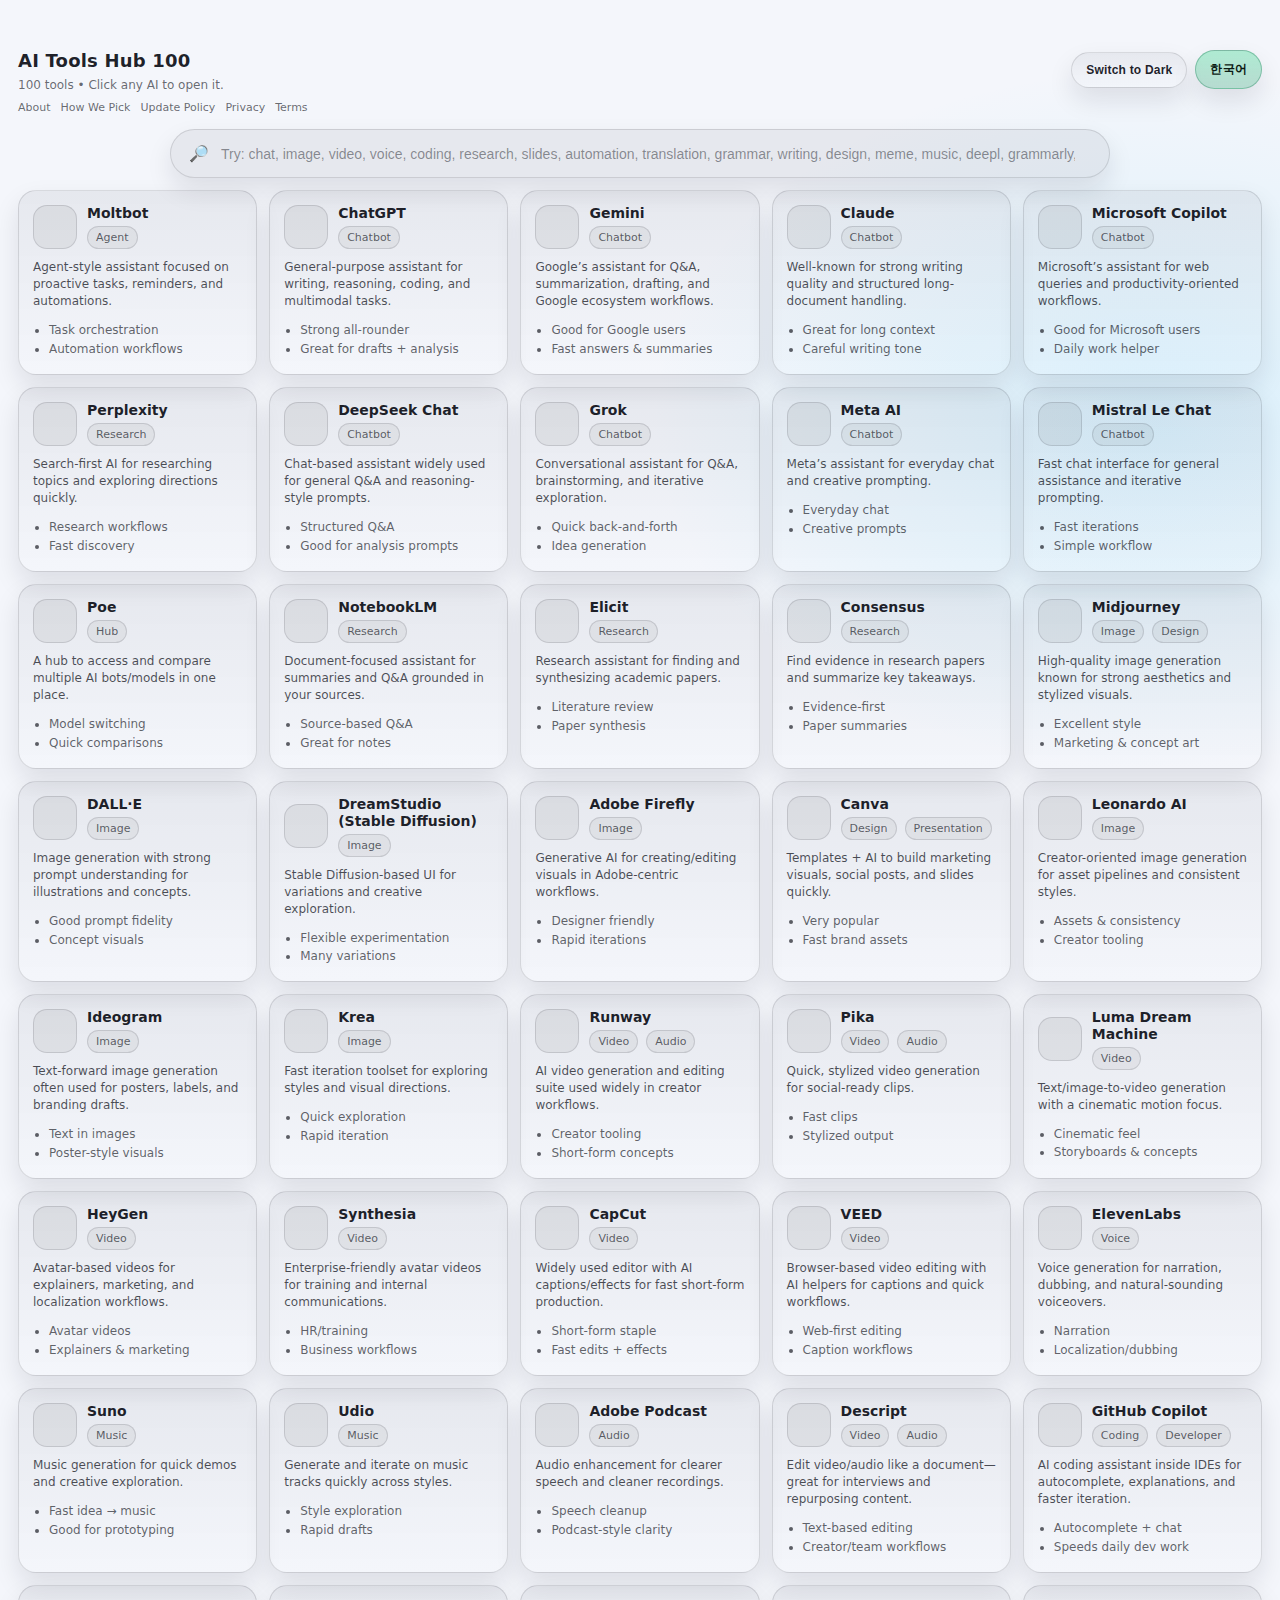
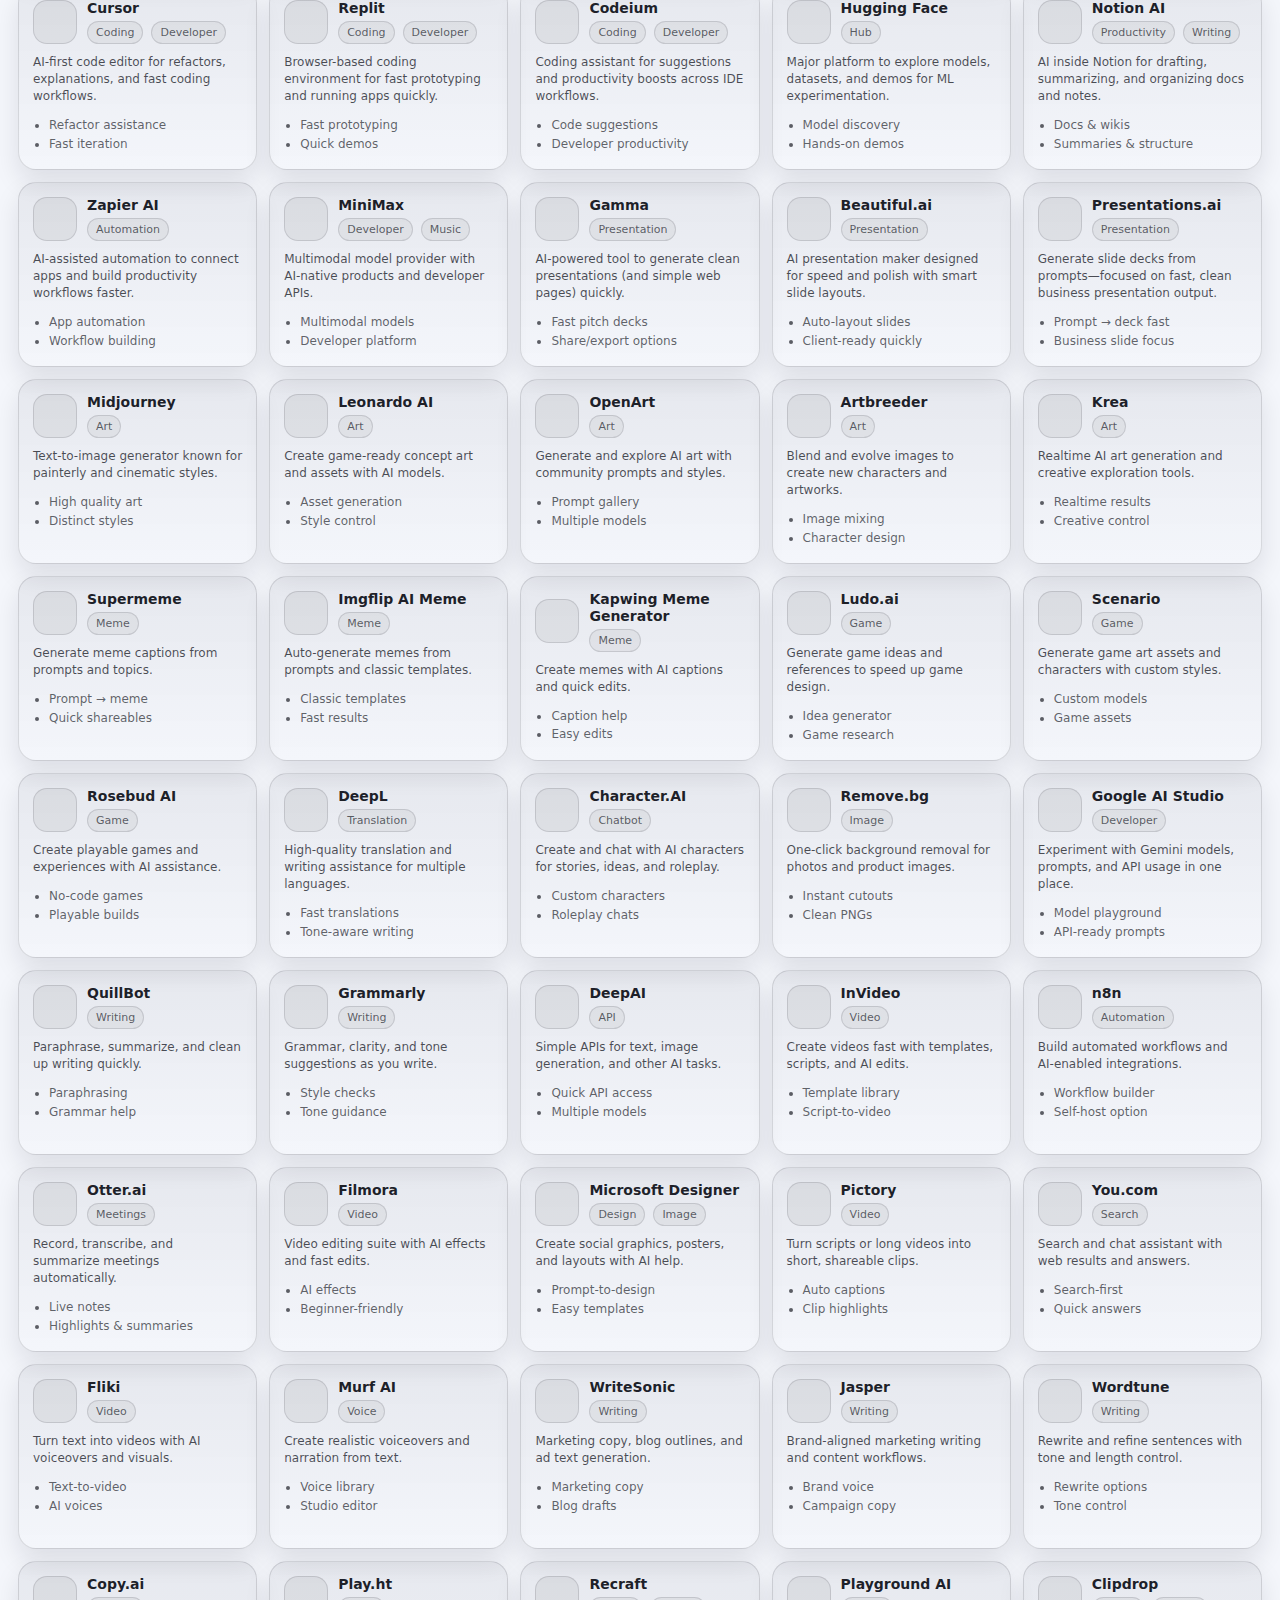
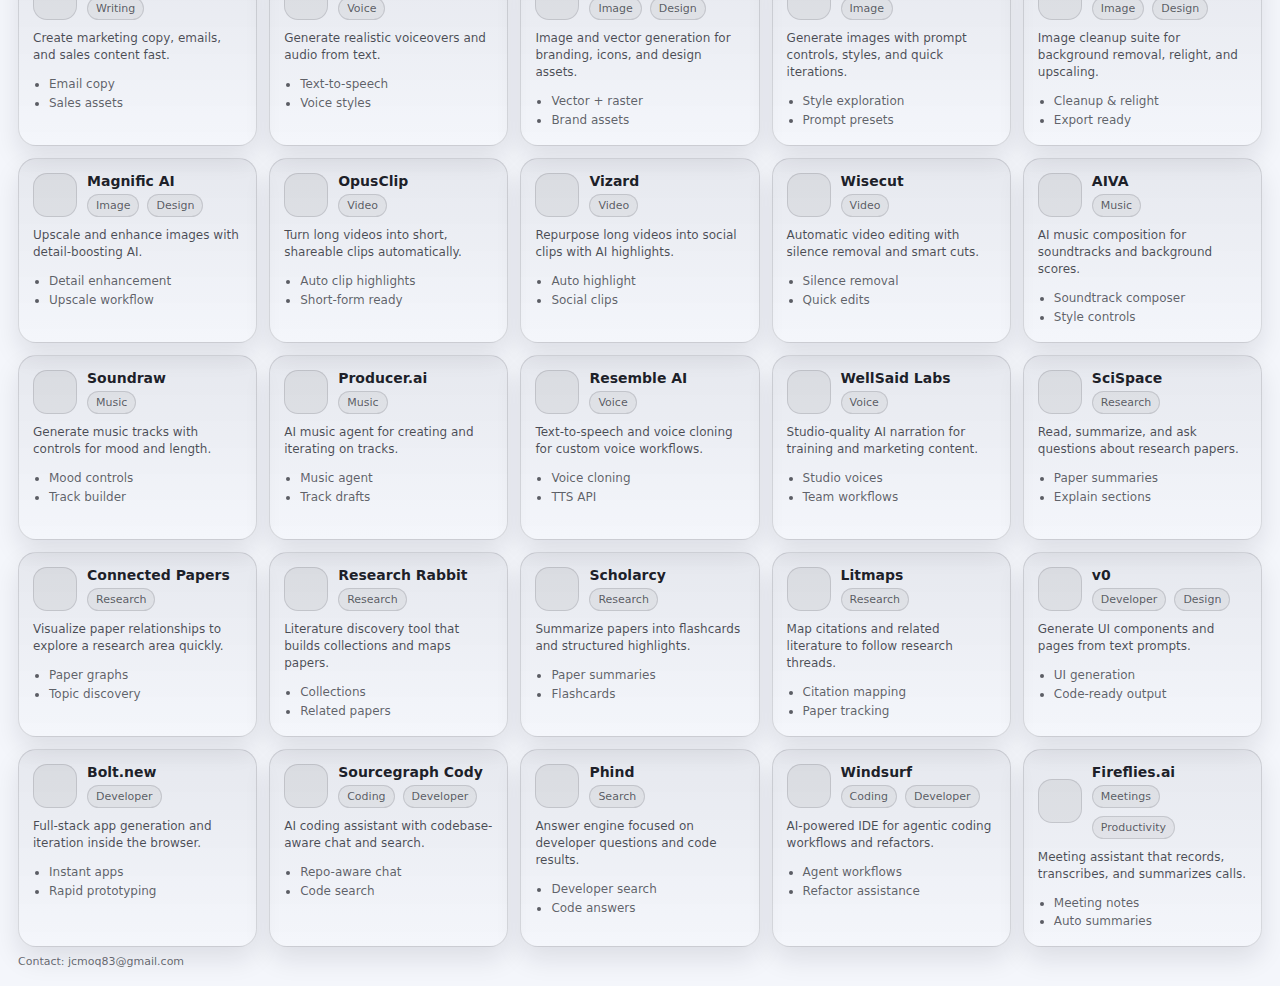
<file: index.html>
<!doctype html>
<html lang="en">
<head>
  <meta charset="utf-8" />
  <meta name="viewport" content="width=device-width,initial-scale=1" />
  <title>AI Tools Hub 100</title>
  <meta name="description" content="A one-page hub of 100 widely-used AI tools across chat, image, video, audio, and productivity." />
  <meta name="google-adsense-account" content="ca-pub-7888469966181298" />
  <script async src="https://pagead2.googlesyndication.com/pagead/js/adsbygoogle.js?client=ca-pub-7888469966181298"
     crossorigin="anonymous"></script>
  <style>
    :root{
      --bg:#0b1020;
      --panel:rgba(255,255,255,.06);
      --panel2:rgba(255,255,255,.10);
      --text:rgba(255,255,255,.92);
      --muted:rgba(255,255,255,.70);
      --border:rgba(255,255,255,.14);
      --focus:rgba(120,180,255,.55);
      --shadow:0 10px 30px rgba(0,0,0,.35);
      --radius:18px;
      --bg-1:rgba(126,87,255,.28);
      --bg-2:rgba(46,201,255,.18);
      --bg-3:rgba(255,176,72,.14);
    }
    [data-theme="light"]{
      --bg:#f4f6fb;
      --panel:rgba(14,20,40,.06);
      --panel2:rgba(14,20,40,.10);
      --text:rgba(10,12,20,.92);
      --muted:rgba(10,12,20,.62);
      --border:rgba(10,12,20,.12);
      --focus:rgba(64,120,255,.45);
      --shadow:0 12px 26px rgba(18,22,40,.10);
      --bg-1:rgba(120,140,255,.20);
      --bg-2:rgba(90,210,255,.18);
      --bg-3:rgba(255,190,120,.20);
    }
    *{box-sizing:border-box;}
    body{
      margin:0;
      font-family:ui-sans-serif,system-ui,-apple-system,"Segoe UI",Roboto,Arial,sans-serif;
      color:var(--text);
      background:
        radial-gradient(1200px 700px at 20% -10%, var(--bg-1), transparent 55%),
        radial-gradient(1000px 700px at 90% 10%, var(--bg-2), transparent 50%),
        radial-gradient(900px 600px at 40% 120%, var(--bg-3), transparent 55%),
        var(--bg);
    }

    header{position:relative;padding:14px 18px 12px;max-width:1900px;margin:0 auto;}
    .topbar{display:flex;align-items:center;gap:14px;flex-wrap:wrap;padding-top:36px;}
    .titleblock{min-width:260px;}
    h1{margin:0;font-size:18px;letter-spacing:.2px;font-weight:850;}
    .subtitle{margin:6px 0 0;color:var(--muted);font-size:12px;line-height:1.35;}
    .hint{margin-top:6px;font-size:11px;color:rgba(255,255,255,.55);}
    [data-theme="light"] .hint{color:rgba(10,12,20,.55);}
    .click-note{margin-top:4px;font-size:11px;color:rgba(255,255,255,.70);}
    [data-theme="light"] .click-note{color:rgba(10,12,20,.62);}

    .controls{display:flex;align-items:center;gap:10px;flex-wrap:wrap;flex:1 1 100%;justify-content:center;}
    .search{
      display:flex;align-items:center;gap:10px;
      background:var(--panel);
      border:1px solid var(--border);
      border-radius:999px;
      padding:14px 18px;
      box-shadow:var(--shadow);
      width:min(940px,100%);
    }
    .search input{
      width:100%;border:0;outline:none;background:transparent;
      color:var(--text);font-size:14px;
    }
    .search input::placeholder{color:rgba(255,255,255,.45);}
    [data-theme="light"] .search input::placeholder{color:rgba(10,12,20,.45);}

    .nav{
      margin-top:8px;display:flex;gap:10px;flex-wrap:wrap;
      font-size:11px;color:var(--muted);
    }
    .nav a{
      color:inherit;text-decoration:none;
      border-bottom:1px dashed transparent;
    }
    .nav a:hover{border-bottom-color:currentColor;}

    .utility{
      position:absolute;
      right:18px;
      top:50px;
      z-index:4;
      display:flex;
      align-items:center;
      gap:8px;
    }
    .theme-toggle{
      border:1px solid var(--border);
      background:linear-gradient(180deg,var(--panel),rgba(255,255,255,.03));
      color:var(--text);
      padding:10px 14px;
      border-radius:999px;
      font-size:12px;
      font-weight:700;
      letter-spacing:.2px;
      box-shadow:var(--shadow);
      cursor:pointer;
      transition:transform .12s ease,border-color .12s ease,background .12s ease;
      white-space:nowrap;
    }
    .theme-toggle:hover{
      transform:translateY(-1px);
      border-color:rgba(255,255,255,.24);
      background:linear-gradient(180deg,var(--panel2),rgba(255,255,255,.05));
    }
    .theme-toggle:focus-visible{
      outline:none;
      box-shadow:0 0 0 3px rgba(120,180,255,.35),var(--shadow);
      border-color:var(--focus);
    }
    [data-theme="light"] .theme-toggle:hover{border-color:rgba(10,12,20,.24);}
    .lang-toggle{
      border:1px solid rgba(90,220,160,.45);
      background:linear-gradient(180deg,rgba(40,160,110,.35),rgba(20,90,70,.25));
      color:#eafff4;
      padding:10px 14px;
      border-radius:999px;
      font-size:12px;
      font-weight:800;
      letter-spacing:.2px;
      box-shadow:var(--shadow);
      cursor:pointer;
      transition:transform .12s ease,border-color .12s ease,background .12s ease;
      white-space:nowrap;
    }
    .lang-toggle:hover{
      transform:translateY(-1px);
      border-color:rgba(120,255,200,.6);
      background:linear-gradient(180deg,rgba(60,190,130,.42),rgba(25,110,80,.28));
    }
    .lang-toggle:focus-visible{
      outline:none;
      box-shadow:0 0 0 3px rgba(90,220,160,.35),var(--shadow);
      border-color:rgba(120,255,200,.65);
    }
    [data-theme="light"] .lang-toggle{
      color:#0b1a13;
      border-color:rgba(20,120,80,.35);
      background:linear-gradient(180deg,rgba(90,220,160,.45),rgba(70,170,130,.35));
    }
    [data-theme="light"] .lang-toggle:hover{
      border-color:rgba(20,120,80,.5);
      background:linear-gradient(180deg,rgba(90,220,160,.55),rgba(70,170,130,.4));
    }

    .layout{
      max-width:1900px;margin:0 auto;padding:0 18px 18px;
    }

    /* Grid: aim for 5 columns on wide screens. Page scrolls naturally. */
    .grid{display:grid;gap:12px;grid-template-columns:repeat(7,minmax(0,1fr));}

    /* Responsive */
    @media (max-width:1800px){
      .grid{grid-template-columns:repeat(6,minmax(0,1fr));}
    }
    @media (max-width:1500px){
      .grid{grid-template-columns:repeat(5,minmax(0,1fr));}
    }
    @media (max-width:1200px){
      .grid{grid-template-columns:repeat(4,minmax(0,1fr));}
    }
    @media (max-width:900px){
      .grid{grid-template-columns:repeat(3,minmax(0,1fr));}
    }
    @media (max-width:680px){
      .grid{grid-template-columns:repeat(2,minmax(0,1fr));}
    }
    @media (max-width:520px){
      header{padding:12px 14px 10px;}
      .layout{padding:0 14px 14px;}
      .topbar{gap:10px;padding-top:0;align-items:center;}
      .titleblock{order:1;flex:1 1 auto;}
      .controls{flex-direction:column;align-items:stretch;order:2;}
      .search{width:100%;padding:16px 16px;}
      .search input{font-size:14px;}
      .utility{
        position:static;
        order:3;
        width:100%;
        justify-content:flex-end;
        margin-left:auto;
      }
      .utility .theme-toggle,
      .utility .lang-toggle{
        width:auto;
        text-align:center;
        padding:6px 10px;
        font-size:11px;
        box-shadow:none;
      }
      .grid{gap:10px;}
      a.card{padding:12px;min-height:170px;}
      .head{grid-template-columns:40px 1fr;gap:8px;}
      .icon{width:40px;height:40px;border-radius:12px;}
      .icon img{width:24px;height:24px;}
      .name{font-size:13px;}
      .desc,.bullets{font-size:11px;}
    }

    a.card{
      display:flex;flex-direction:column;gap:10px;padding:14px;
      border-radius:var(--radius);border:1px solid var(--border);
      background:linear-gradient(180deg,var(--panel),rgba(255,255,255,.03));
      box-shadow:var(--shadow);
      text-decoration:none;color:inherit;position:relative;
      transition:transform .12s ease,border-color .12s ease,background .12s ease;
      min-height:185px;
    }
    a.card:hover{
      transform:translateY(-2px);
      border-color:rgba(255,255,255,.26);
      background:linear-gradient(180deg,var(--panel2),rgba(255,255,255,.04));
    }
    a.card:focus-visible{
      outline:none;
      box-shadow:0 0 0 3px rgba(120,180,255,.35),var(--shadow);
      border-color:var(--focus);
    }


    .head{display:grid;grid-template-columns:44px 1fr;gap:10px;align-items:center;}
    .icon{
      width:44px;height:44px;border-radius:14px;
      background:rgba(255,255,255,.10);
      border:1px solid rgba(255,255,255,.16);
      display:flex;align-items:center;justify-content:center;
      overflow:hidden;flex:0 0 auto;
    }
    [data-theme="light"] .icon{
      background:rgba(10,12,20,.06);
      border-color:rgba(10,12,20,.12);
    }
    .icon img{width:28px;height:28px;object-fit:contain;display:block;}
    .fallback{font-weight:900;font-size:14px;color:rgba(255,255,255,.85);letter-spacing:.2px;}
    [data-theme="light"] .fallback{color:rgba(10,12,20,.80);}

    .name{margin:0;font-size:14px;font-weight:850;line-height:1.2;}
    .meta{margin-top:4px;display:flex;gap:8px;flex-wrap:wrap;align-items:center;}
    .pill{
      font-size:11px;color:rgba(255,255,255,.70);
      border:1px solid rgba(255,255,255,.14);
      background:rgba(255,255,255,.06);
      padding:4px 8px;border-radius:999px;
    }
    [data-theme="light"] .pill{
      color:rgba(10,12,20,.65);
      border-color:rgba(10,12,20,.12);
      background:rgba(10,12,20,.05);
    }

    /* no clamping => no truncation */
    .desc{margin:0;color:rgba(255,255,255,.74);font-size:12px;line-height:1.42;white-space:normal;}
    .bullets{margin:0;padding-left:16px;color:rgba(255,255,255,.72);font-size:12px;line-height:1.38;}
    [data-theme="light"] .desc{color:rgba(10,12,20,.72);}
    [data-theme="light"] .bullets{color:rgba(10,12,20,.65);}
    [data-theme="light"] .rating{color:rgba(10,12,20,.60);}
    .bullets li{margin:2px 0;}

    .rating{margin:6px 0 0;color:var(--muted);font-size:11px;line-height:1.35;}


    .hidden{display:none !important;}

    .section{
      border:1px solid var(--border);
      background:linear-gradient(180deg,var(--panel),rgba(255,255,255,.03));
      border-radius:var(--radius);
      padding:14px 16px;
      margin:0 0 12px;
      box-shadow:var(--shadow);
    }
    .section-group{display:none;}
    .section-group.active{display:block;}
    .section h2{margin:0 0 8px;font-size:14px;font-weight:850;}
    .section p{margin:0 0 8px;color:var(--muted);font-size:12px;line-height:1.55;}
    .section p:last-child{margin-bottom:0;}
    .section ul{margin:0;padding-left:16px;color:var(--muted);font-size:12px;line-height:1.5;}
    .section li{margin:2px 0;}
    .contact{
      font-size:11px;color:var(--muted);margin-top:8px;
    }
    .contact a{color:inherit;text-decoration:none;border-bottom:1px dotted transparent;}
    .contact a:hover{border-bottom-color:currentColor;}

    .noscript{
      margin:10px 18px 0;max-width:1900px;margin-left:auto;margin-right:auto;
      border-radius:var(--radius);
      border:1px dashed rgba(255,255,255,.25);
      background:rgba(255,255,255,.05);
      padding:12px 14px;
      color:rgba(255,255,255,.75);
      font-size:12px;line-height:1.4;
    }
    [data-theme="light"] .noscript{
      border-color:rgba(10,12,20,.18);
      background:rgba(10,12,20,.04);
      color:rgba(10,12,20,.70);
    }
  </style>
</head>

<body>
  <header>
    <div class="topbar">
      <div class="utility" aria-label="Display controls">
        <button id="themeToggle" class="theme-toggle" type="button" aria-pressed="false">
          Switch to Light
        </button>
        <button id="langToggle" class="lang-toggle" type="button" aria-pressed="false">
          한국어
        </button>
      </div>
      <div class="titleblock">
        <h1 id="title">AI Tools Hub 100</h1>
        <p id="subtitle" class="subtitle"><span id="count">100</span><span id="subtitle-text"> tools • Click any AI to open it.</span></p>
        <div id="siteNav" class="nav" aria-label="Site sections">
          <a id="nav-about" href="#about">About</a>
          <a id="nav-how" href="#how">How We Pick</a>
          <a id="nav-updates" href="#updates">Update Policy</a>
          <a id="nav-privacy" href="#privacy">Privacy</a>
          <a id="nav-terms" href="#terms">Terms</a>
        </div>
      </div>

      <div class="controls">
        <div class="search" role="search" aria-label="Search AI tools">
          <span aria-hidden="true">🔎</span>
          <input id="q" type="search" placeholder="Try: chat, image, video, voice, coding, research, slides, automation, translation, grammar, writing, design, meme, music, deepl, grammarly, quillbot, jasper, copy.ai, you.com, otter, invideo, filmora, removebg, n8n" autocomplete="off" />
        </div>
      </div>
    </div>
  </header>

  <noscript>
    <div id="noscript-msg" class="noscript">
      JavaScript is disabled. Cards will still show, but search filtering will not work.
    </div>
  </noscript>

  <div class="layout">
    <main>
      <div id="group-about" class="section-group">
        <section id="about" class="section" aria-label="About this site">
          <h2 id="about-title">About This Directory</h2>
          <p id="about-p1">This is a curated, human-edited list of AI tools across chat, image, video, music, games, and productivity.
             We focus on useful, differentiated tools and summarize each one so visitors can decide quickly.</p>
          <p id="about-p2">I'm a man curating AI tools for creators and builders.</p>
          <p id="about-p3">Every listing links directly to the official product site. We do not host or mirror third‑party content.</p>
        </section>
      </div>

      <div id="group-how" class="section-group">
        <section id="how" class="section" aria-label="How we pick tools">
          <h2 id="how-title">How We Pick Tools</h2>
          <ul>
            <li id="how-li-1">Original value: tools should offer distinct capabilities, not re-skinned clones.</li>
            <li id="how-li-2">Clarity: each card includes a concise description and practical use cues.</li>
            <li id="how-li-3">User benefit: we prioritize tools that save time or enable new creative output.</li>
          </ul>
        </section>
      </div>

      <div id="group-updates" class="section-group">
        <section id="updates" class="section" aria-label="Update policy">
          <h2 id="updates-title">Update Policy</h2>
          <p id="updates-p">This directory is refreshed regularly as tools evolve, new products launch, or quality changes.
             If a tool becomes inactive or misleading, it is removed.</p>
        </section>
      </div>

      <div id="group-privacy" class="section-group">
        <section id="privacy" class="section" aria-label="Privacy policy">
          <h2 id="privacy-title">Privacy</h2>
          <p id="privacy-p">We do not require account creation. Basic analytics may be used to improve the experience.
             Ads may be personalized based on your settings in your browser or Google account.</p>
        </section>
      </div>

      <div id="group-terms" class="section-group">
        <section id="terms" class="section" aria-label="Terms of use">
          <h2 id="terms-title">Terms</h2>
          <p id="terms-p">Listings are provided for informational purposes only. Product names and trademarks belong to their owners.
             Use third‑party tools according to each provider’s terms.</p>
        </section>
      </div>

      <section id="grid" class="grid" aria-label="AI tools grid">

        <!-- 41 -->
        <a class="card" href="https://molt.bot/" target="_blank" rel="noopener noreferrer"
           data-keywords="moltbot agent assistant tasks automation reminders">
                    <div class="head">
            <div class="icon">
              <img src="https://www.google.com/s2/favicons?sz=64&domain_url=https://molt.bot" alt=""
                   onerror="this.remove(); this.parentElement.innerHTML='<span class=&quot;fallback&quot;>M</span>';">
            </div>
            <div>
              <p class="name">Moltbot</p>
              <div class="meta"><span class="pill">Agent</span></div>
            </div>
          </div>
          <p class="desc">Agent-style assistant focused on proactive tasks, reminders, and automations.</p>
          <ul class="bullets"><li>Task orchestration</li><li>Automation workflows</li></ul>
        </a>

        <!-- 1 -->
        <a class="card" href="https://chatgpt.com/" target="_blank" rel="noopener noreferrer"
           data-keywords="chatgpt chatbot writing analysis coding multimodal openai">
                    <div class="head">
            <div class="icon">
              <img src="https://www.google.com/s2/favicons?sz=64&domain_url=https://chatgpt.com" alt=""
                   onerror="this.remove(); this.parentElement.innerHTML='<span class=&quot;fallback&quot;>C</span>';">
            </div>
            <div>
              <p class="name">ChatGPT</p>
              <div class="meta"><span class="pill">Chatbot</span></div>
            </div>
          </div>
          <p class="desc">General-purpose assistant for writing, reasoning, coding, and multimodal tasks.</p>
          <ul class="bullets"><li>Strong all-rounder</li><li>Great for drafts + analysis</li></ul>
        </a>

        <!-- 2 -->
        <a class="card" href="https://gemini.google.com/" target="_blank" rel="noopener noreferrer"
           data-keywords="gemini chatbot google assistant writing summarize">
                    <div class="head">
            <div class="icon">
              <img src="https://www.google.com/s2/favicons?sz=64&domain_url=https://gemini.google.com" alt=""
                   onerror="this.remove(); this.parentElement.innerHTML='<span class=&quot;fallback&quot;>G</span>';">
            </div>
            <div>
              <p class="name">Gemini</p>
              <div class="meta"><span class="pill">Chatbot</span></div>
            </div>
          </div>
          <p class="desc">Google’s assistant for Q&A, summarization, drafting, and Google ecosystem workflows.</p>
          <ul class="bullets"><li>Good for Google users</li><li>Fast answers & summaries</li></ul>
        </a>

        <!-- 3 -->
        <a class="card" href="https://claude.com/" target="_blank" rel="noopener noreferrer"
           data-keywords="claude chatbot long document writing analysis">
                    <div class="head">
            <div class="icon">
              <img src="https://www.google.com/s2/favicons?sz=64&domain_url=https://claude.com" alt=""
                   onerror="this.remove(); this.parentElement.innerHTML='<span class=&quot;fallback&quot;>C</span>';">
            </div>
            <div>
              <p class="name">Claude</p>
              <div class="meta"><span class="pill">Chatbot</span></div>
            </div>
          </div>
          <p class="desc">Well-known for strong writing quality and structured long-document handling.</p>
          <ul class="bullets"><li>Great for long context</li><li>Careful writing tone</li></ul>
        </a>

        <!-- 4 -->
        <a class="card" href="https://copilot.microsoft.com/" target="_blank" rel="noopener noreferrer"
           data-keywords="microsoft copilot chatbot productivity">
                    <div class="head">
            <div class="icon">
              <img src="https://www.google.com/s2/favicons?sz=64&domain_url=https://copilot.microsoft.com" alt=""
                   onerror="this.remove(); this.parentElement.innerHTML='<span class=&quot;fallback&quot;>M</span>';">
            </div>
            <div>
              <p class="name">Microsoft Copilot</p>
              <div class="meta"><span class="pill">Chatbot</span></div>
            </div>
          </div>
          <p class="desc">Microsoft’s assistant for web queries and productivity-oriented workflows.</p>
          <ul class="bullets"><li>Good for Microsoft users</li><li>Daily work helper</li></ul>
        </a>

        <!-- 5 -->
        <a class="card" href="https://www.perplexity.ai/" target="_blank" rel="noopener noreferrer"
           data-keywords="perplexity research search answer sources">
                    <div class="head">
            <div class="icon">
              <img src="https://www.google.com/s2/favicons?sz=64&domain_url=https://www.perplexity.ai" alt=""
                   onerror="this.remove(); this.parentElement.innerHTML='<span class=&quot;fallback&quot;>P</span>';">
            </div>
            <div>
              <p class="name">Perplexity</p>
              <div class="meta"><span class="pill">Research</span></div>
            </div>
          </div>
          <p class="desc">Search-first AI for researching topics and exploring directions quickly.</p>
          <ul class="bullets"><li>Research workflows</li><li>Fast discovery</li></ul>
        </a>

        <!-- 6 -->
        <a class="card" href="https://chat.deepseek.com/" target="_blank" rel="noopener noreferrer"
           data-keywords="deepseek chat chatbot reasoning">
                    <div class="head">
            <div class="icon">
              <img src="https://www.google.com/s2/favicons?sz=64&domain_url=https://chat.deepseek.com" alt=""
                   onerror="this.remove(); this.parentElement.innerHTML='<span class=&quot;fallback&quot;>D</span>';">
            </div>
            <div>
              <p class="name">DeepSeek Chat</p>
              <div class="meta"><span class="pill">Chatbot</span></div>
            </div>
          </div>
          <p class="desc">Chat-based assistant widely used for general Q&A and reasoning-style prompts.</p>
          <ul class="bullets"><li>Structured Q&A</li><li>Good for analysis prompts</li></ul>
        </a>

        <!-- 7 -->
        <a class="card" href="https://grok.com/" target="_blank" rel="noopener noreferrer"
           data-keywords="grok chatbot xai brainstorming">
                    <div class="head">
            <div class="icon">
              <img src="https://www.google.com/s2/favicons?sz=64&domain_url=https://grok.com" alt=""
                   onerror="this.remove(); this.parentElement.innerHTML='<span class=&quot;fallback&quot;>G</span>';">
            </div>
            <div>
              <p class="name">Grok</p>
              <div class="meta"><span class="pill">Chatbot</span></div>
            </div>
          </div>
          <p class="desc">Conversational assistant for Q&A, brainstorming, and iterative exploration.</p>
          <ul class="bullets"><li>Quick back-and-forth</li><li>Idea generation</li></ul>
        </a>

        <!-- 8 -->
        <a class="card" href="https://www.meta.ai/" target="_blank" rel="noopener noreferrer"
           data-keywords="meta ai chatbot creative">
                    <div class="head">
            <div class="icon">
              <img src="https://www.google.com/s2/favicons?sz=64&domain_url=https://www.meta.ai" alt=""
                   onerror="this.remove(); this.parentElement.innerHTML='<span class=&quot;fallback&quot;>M</span>';">
            </div>
            <div>
              <p class="name">Meta AI</p>
              <div class="meta"><span class="pill">Chatbot</span></div>
            </div>
          </div>
          <p class="desc">Meta’s assistant for everyday chat and creative prompting.</p>
          <ul class="bullets"><li>Everyday chat</li><li>Creative prompts</li></ul>
        </a>

        <!-- 9 -->
        <a class="card" href="https://chat.mistral.ai/" target="_blank" rel="noopener noreferrer"
           data-keywords="mistral le chat chatbot">
                    <div class="head">
            <div class="icon">
              <img src="https://www.google.com/s2/favicons?sz=64&domain_url=https://chat.mistral.ai" alt=""
                   onerror="this.remove(); this.parentElement.innerHTML='<span class=&quot;fallback&quot;>M</span>';">
            </div>
            <div>
              <p class="name">Mistral Le Chat</p>
              <div class="meta"><span class="pill">Chatbot</span></div>
            </div>
          </div>
          <p class="desc">Fast chat interface for general assistance and iterative prompting.</p>
          <ul class="bullets"><li>Fast iterations</li><li>Simple workflow</li></ul>
        </a>

        <!-- 10 -->
        <a class="card" href="https://poe.com/" target="_blank" rel="noopener noreferrer"
           data-keywords="poe hub multiple models bots">
                    <div class="head">
            <div class="icon">
              <img src="https://www.google.com/s2/favicons?sz=64&domain_url=https://poe.com" alt=""
                   onerror="this.remove(); this.parentElement.innerHTML='<span class=&quot;fallback&quot;>P</span>';">
            </div>
            <div>
              <p class="name">Poe</p>
              <div class="meta"><span class="pill">Hub</span></div>
            </div>
          </div>
          <p class="desc">A hub to access and compare multiple AI bots/models in one place.</p>
          <ul class="bullets"><li>Model switching</li><li>Quick comparisons</li></ul>
        </a>

        <!-- 11 -->
        <a class="card" href="https://notebooklm.google.com/" target="_blank" rel="noopener noreferrer"
           data-keywords="notebooklm research documents summarize">
                    <div class="head">
            <div class="icon">
              <img src="https://www.google.com/s2/favicons?sz=64&domain_url=https://notebooklm.google.com" alt=""
                   onerror="this.remove(); this.parentElement.innerHTML='<span class=&quot;fallback&quot;>N</span>';">
            </div>
            <div>
              <p class="name">NotebookLM</p>
              <div class="meta"><span class="pill">Research</span></div>
            </div>
          </div>
          <p class="desc">Document-focused assistant for summaries and Q&A grounded in your sources.</p>
          <ul class="bullets"><li>Source-based Q&A</li><li>Great for notes</li></ul>
        </a>

        <!-- 12 -->
        <a class="card" href="https://elicit.com/" target="_blank" rel="noopener noreferrer"
           data-keywords="elicit research papers literature">
                    <div class="head">
            <div class="icon">
              <img src="https://www.google.com/s2/favicons?sz=64&domain_url=https://elicit.com" alt=""
                   onerror="this.remove(); this.parentElement.innerHTML='<span class=&quot;fallback&quot;>E</span>';">
            </div>
            <div>
              <p class="name">Elicit</p>
              <div class="meta"><span class="pill">Research</span></div>
            </div>
          </div>
          <p class="desc">Research assistant for finding and synthesizing academic papers.</p>
          <ul class="bullets"><li>Literature review</li><li>Paper synthesis</li></ul>
        </a>

        <!-- 13 -->
        <a class="card" href="https://consensus.app/" target="_blank" rel="noopener noreferrer"
           data-keywords="consensus research papers evidence">
                    <div class="head">
            <div class="icon">
              <img src="https://www.google.com/s2/favicons?sz=64&domain_url=https://consensus.app" alt=""
                   onerror="this.remove(); this.parentElement.innerHTML='<span class=&quot;fallback&quot;>C</span>';">
            </div>
            <div>
              <p class="name">Consensus</p>
              <div class="meta"><span class="pill">Research</span></div>
            </div>
          </div>
          <p class="desc">Find evidence in research papers and summarize key takeaways.</p>
          <ul class="bullets"><li>Evidence-first</li><li>Paper summaries</li></ul>
        </a>

        <!-- 14 -->
        <a class="card" href="https://www.midjourney.com/" target="_blank" rel="noopener noreferrer"
           data-keywords="midjourney image generation art">
                    <div class="head">
            <div class="icon">
              <img src="https://www.google.com/s2/favicons?sz=64&domain_url=https://www.midjourney.com" alt=""
                   onerror="this.remove(); this.parentElement.innerHTML='<span class=&quot;fallback&quot;>M</span>';">
            </div>
            <div>
              <p class="name">Midjourney</p>
              <div class="meta"><span class="pill">Image</span><span class="pill">Design</span></div>
            </div>
          </div>
          <p class="desc">High-quality image generation known for strong aesthetics and stylized visuals.</p>
          <ul class="bullets"><li>Excellent style</li><li>Marketing & concept art</li></ul>
        </a>

        <!-- 15 -->
        <a class="card" href="https://openai.com/index/dall-e-3/" target="_blank" rel="noopener noreferrer"
           data-keywords="dall-e image generation openai">
                    <div class="head">
            <div class="icon">
              <img src="https://www.google.com/s2/favicons?sz=64&domain_url=https://openai.com" alt=""
                   onerror="this.remove(); this.parentElement.innerHTML='<span class=&quot;fallback&quot;>D</span>';">
            </div>
            <div>
              <p class="name">DALL·E</p>
              <div class="meta"><span class="pill">Image</span></div>
            </div>
          </div>
          <p class="desc">Image generation with strong prompt understanding for illustrations and concepts.</p>
          <ul class="bullets"><li>Good prompt fidelity</li><li>Concept visuals</li></ul>
        </a>

        <!-- 16 -->
        <a class="card" href="https://beta.dreamstudio.ai/" target="_blank" rel="noopener noreferrer"
           data-keywords="dreamstudio stable diffusion image">
                    <div class="head">
            <div class="icon">
              <img src="https://www.google.com/s2/favicons?sz=64&domain_url=https://beta.dreamstudio.ai" alt=""
                   onerror="this.remove(); this.parentElement.innerHTML='<span class=&quot;fallback&quot;>D</span>';">
            </div>
            <div>
              <p class="name">DreamStudio (Stable Diffusion)</p>
              <div class="meta"><span class="pill">Image</span></div>
            </div>
          </div>
          <p class="desc">Stable Diffusion-based UI for variations and creative exploration.</p>
          <ul class="bullets"><li>Flexible experimentation</li><li>Many variations</li></ul>
        </a>

        <!-- 17 -->
        <a class="card" href="https://firefly.adobe.com/" target="_blank" rel="noopener noreferrer"
           data-keywords="adobe firefly image design">
                    <div class="head">
            <div class="icon">
              <img src="https://www.google.com/s2/favicons?sz=64&domain_url=https://firefly.adobe.com" alt=""
                   onerror="this.remove(); this.parentElement.innerHTML='<span class=&quot;fallback&quot;>A</span>';">
            </div>
            <div>
              <p class="name">Adobe Firefly</p>
              <div class="meta"><span class="pill">Image</span></div>
            </div>
          </div>
          <p class="desc">Generative AI for creating/editing visuals in Adobe-centric workflows.</p>
          <ul class="bullets"><li>Designer friendly</li><li>Rapid iterations</li></ul>
        </a>

        <!-- 18 -->
        <a class="card" href="https://www.canva.com/" target="_blank" rel="noopener noreferrer"
           data-keywords="canva design magic studio ai">
                    <div class="head">
            <div class="icon">
              <img src="https://www.google.com/s2/favicons?sz=64&domain_url=https://www.canva.com" alt=""
                   onerror="this.remove(); this.parentElement.innerHTML='<span class=&quot;fallback&quot;>C</span>';">
            </div>
            <div>
              <p class="name">Canva</p>
              <div class="meta"><span class="pill">Design</span><span class="pill">Presentation</span></div>
            </div>
          </div>
          <p class="desc">Templates + AI to build marketing visuals, social posts, and slides quickly.</p>
          <ul class="bullets"><li>Very popular</li><li>Fast brand assets</li></ul>
        </a>

        <!-- 19 -->
        <a class="card" href="https://leonardo.ai/" target="_blank" rel="noopener noreferrer"
           data-keywords="leonardo ai image assets">
                    <div class="head">
            <div class="icon">
              <img src="https://www.google.com/s2/favicons?sz=64&domain_url=https://leonardo.ai" alt=""
                   onerror="this.remove(); this.parentElement.innerHTML='<span class=&quot;fallback&quot;>L</span>';">
            </div>
            <div>
              <p class="name">Leonardo AI</p>
              <div class="meta"><span class="pill">Image</span></div>
            </div>
          </div>
          <p class="desc">Creator-oriented image generation for asset pipelines and consistent styles.</p>
          <ul class="bullets"><li>Assets & consistency</li><li>Creator tooling</li></ul>
        </a>

        <!-- 20 -->
        <a class="card" href="https://ideogram.ai/" target="_blank" rel="noopener noreferrer"
           data-keywords="ideogram image text posters">
                    <div class="head">
            <div class="icon">
              <img src="https://www.google.com/s2/favicons?sz=64&domain_url=https://ideogram.ai" alt=""
                   onerror="this.remove(); this.parentElement.innerHTML='<span class=&quot;fallback&quot;>I</span>';">
            </div>
            <div>
              <p class="name">Ideogram</p>
              <div class="meta"><span class="pill">Image</span></div>
            </div>
          </div>
          <p class="desc">Text-forward image generation often used for posters, labels, and branding drafts.</p>
          <ul class="bullets"><li>Text in images</li><li>Poster-style visuals</li></ul>
        </a>

        <!-- 21 -->
        <a class="card" href="https://www.krea.ai/" target="_blank" rel="noopener noreferrer"
           data-keywords="krea image creative iteration">
                    <div class="head">
            <div class="icon">
              <img src="https://www.google.com/s2/favicons?sz=64&domain_url=https://www.krea.ai" alt=""
                   onerror="this.remove(); this.parentElement.innerHTML='<span class=&quot;fallback&quot;>K</span>';">
            </div>
            <div>
              <p class="name">Krea</p>
              <div class="meta"><span class="pill">Image</span></div>
            </div>
          </div>
          <p class="desc">Fast iteration toolset for exploring styles and visual directions.</p>
          <ul class="bullets"><li>Quick exploration</li><li>Rapid iteration</li></ul>
        </a>

        <!-- 22 -->
        <a class="card" href="https://runwayml.com/" target="_blank" rel="noopener noreferrer"
           data-keywords="runway video generation editing">
                    <div class="head">
            <div class="icon">
              <img src="https://www.google.com/s2/favicons?sz=64&domain_url=https://runwayml.com" alt=""
                   onerror="this.remove(); this.parentElement.innerHTML='<span class=&quot;fallback&quot;>R</span>';">
            </div>
            <div>
              <p class="name">Runway</p>
              <div class="meta"><span class="pill">Video</span><span class="pill">Audio</span></div>
            </div>
          </div>
          <p class="desc">AI video generation and editing suite used widely in creator workflows.</p>
          <ul class="bullets"><li>Creator tooling</li><li>Short-form concepts</li></ul>
        </a>

        <!-- 23 -->
        <a class="card" href="https://pika.art/" target="_blank" rel="noopener noreferrer"
           data-keywords="pika video generation">
                    <div class="head">
            <div class="icon">
              <img src="https://www.google.com/s2/favicons?sz=64&domain_url=https://pika.art" alt=""
                   onerror="this.remove(); this.parentElement.innerHTML='<span class=&quot;fallback&quot;>P</span>';">
            </div>
            <div>
              <p class="name">Pika</p>
              <div class="meta"><span class="pill">Video</span><span class="pill">Audio</span></div>
            </div>
          </div>
          <p class="desc">Quick, stylized video generation for social-ready clips.</p>
          <ul class="bullets"><li>Fast clips</li><li>Stylized output</li></ul>
        </a>

        <!-- 24 -->
        <a class="card" href="https://lumalabs.ai/dream-machine" target="_blank" rel="noopener noreferrer"
           data-keywords="luma dream machine video cinematic">
                    <div class="head">
            <div class="icon">
              <img src="https://www.google.com/s2/favicons?sz=64&domain_url=https://lumalabs.ai" alt=""
                   onerror="this.remove(); this.parentElement.innerHTML='<span class=&quot;fallback&quot;>L</span>';">
            </div>
            <div>
              <p class="name">Luma Dream Machine</p>
              <div class="meta"><span class="pill">Video</span></div>
            </div>
          </div>
          <p class="desc">Text/image-to-video generation with a cinematic motion focus.</p>
          <ul class="bullets"><li>Cinematic feel</li><li>Storyboards & concepts</li></ul>
        </a>

        <!-- 25 -->
        <a class="card" href="https://www.heygen.com/" target="_blank" rel="noopener noreferrer"
           data-keywords="heygen video avatar">
                    <div class="head">
            <div class="icon">
              <img src="https://www.google.com/s2/favicons?sz=64&domain_url=https://www.heygen.com" alt=""
                   onerror="this.remove(); this.parentElement.innerHTML='<span class=&quot;fallback&quot;>H</span>';">
            </div>
            <div>
              <p class="name">HeyGen</p>
              <div class="meta"><span class="pill">Video</span></div>
            </div>
          </div>
          <p class="desc">Avatar-based videos for explainers, marketing, and localization workflows.</p>
          <ul class="bullets"><li>Avatar videos</li><li>Explainers & marketing</li></ul>
        </a>

        <!-- 26 -->
        <a class="card" href="https://www.synthesia.io/" target="_blank" rel="noopener noreferrer"
           data-keywords="synthesia video avatar training">
                    <div class="head">
            <div class="icon">
              <img src="https://www.google.com/s2/favicons?sz=64&domain_url=https://www.synthesia.io" alt=""
                   onerror="this.remove(); this.parentElement.innerHTML='<span class=&quot;fallback&quot;>S</span>';">
            </div>
            <div>
              <p class="name">Synthesia</p>
              <div class="meta"><span class="pill">Video</span></div>
            </div>
          </div>
          <p class="desc">Enterprise-friendly avatar videos for training and internal communications.</p>
          <ul class="bullets"><li>HR/training</li><li>Business workflows</li></ul>
        </a>

        <!-- 27 -->
        <a class="card" href="https://www.capcut.com/" target="_blank" rel="noopener noreferrer"
           data-keywords="capcut video editor ai captions">
                    <div class="head">
            <div class="icon">
              <img src="https://www.google.com/s2/favicons?sz=64&domain_url=https://www.capcut.com" alt=""
                   onerror="this.remove(); this.parentElement.innerHTML='<span class=&quot;fallback&quot;>C</span>';">
            </div>
            <div>
              <p class="name">CapCut</p>
              <div class="meta"><span class="pill">Video</span></div>
            </div>
          </div>
          <p class="desc">Widely used editor with AI captions/effects for fast short-form production.</p>
          <ul class="bullets"><li>Short-form staple</li><li>Fast edits + effects</li></ul>
        </a>

        <!-- 28 -->
        <a class="card" href="https://www.veed.io/" target="_blank" rel="noopener noreferrer"
           data-keywords="veed video editor captions">
                    <div class="head">
            <div class="icon">
              <img src="https://www.google.com/s2/favicons?sz=64&domain_url=https://www.veed.io" alt=""
                   onerror="this.remove(); this.parentElement.innerHTML='<span class=&quot;fallback&quot;>V</span>';">
            </div>
            <div>
              <p class="name">VEED</p>
              <div class="meta"><span class="pill">Video</span></div>
            </div>
          </div>
          <p class="desc">Browser-based video editing with AI helpers for captions and quick workflows.</p>
          <ul class="bullets"><li>Web-first editing</li><li>Caption workflows</li></ul>
        </a>

        <!-- 29 -->
        <a class="card" href="https://elevenlabs.io/" target="_blank" rel="noopener noreferrer"
           data-keywords="elevenlabs voice tts dubbing">
                    <div class="head">
            <div class="icon">
              <img src="https://www.google.com/s2/favicons?sz=64&domain_url=https://elevenlabs.io" alt=""
                   onerror="this.remove(); this.parentElement.innerHTML='<span class=&quot;fallback&quot;>E</span>';">
            </div>
            <div>
              <p class="name">ElevenLabs</p>
              <div class="meta"><span class="pill">Voice</span></div>
            </div>
          </div>
          <p class="desc">Voice generation for narration, dubbing, and natural-sounding voiceovers.</p>
          <ul class="bullets"><li>Narration</li><li>Localization/dubbing</li></ul>
        </a>

        <!-- 30 -->
        <a class="card" href="https://suno.com/" target="_blank" rel="noopener noreferrer"
           data-keywords="suno music generation">
                    <div class="head">
            <div class="icon">
              <img src="https://www.google.com/s2/favicons?sz=64&domain_url=https://suno.com" alt=""
                   onerror="this.remove(); this.parentElement.innerHTML='<span class=&quot;fallback&quot;>S</span>';">
            </div>
            <div>
              <p class="name">Suno</p>
              <div class="meta"><span class="pill">Music</span></div>
            </div>
          </div>
          <p class="desc">Music generation for quick demos and creative exploration.</p>
          <ul class="bullets"><li>Fast idea → music</li><li>Good for prototyping</li></ul>
        </a>

        <!-- 31 -->
        <a class="card" href="https://www.udio.com/" target="_blank" rel="noopener noreferrer"
           data-keywords="udio music generation">
                    <div class="head">
            <div class="icon">
              <img src="https://www.google.com/s2/favicons?sz=64&domain_url=https://www.udio.com" alt=""
                   onerror="this.remove(); this.parentElement.innerHTML='<span class=&quot;fallback&quot;>U</span>';">
            </div>
            <div>
              <p class="name">Udio</p>
              <div class="meta"><span class="pill">Music</span></div>
            </div>
          </div>
          <p class="desc">Generate and iterate on music tracks quickly across styles.</p>
          <ul class="bullets"><li>Style exploration</li><li>Rapid drafts</li></ul>
        </a>

        <!-- 32 -->
        <a class="card" href="https://podcast.adobe.com/" target="_blank" rel="noopener noreferrer"
           data-keywords="adobe podcast audio enhance">
                    <div class="head">
            <div class="icon">
              <img src="https://www.google.com/s2/favicons?sz=64&domain_url=https://podcast.adobe.com" alt=""
                   onerror="this.remove(); this.parentElement.innerHTML='<span class=&quot;fallback&quot;>A</span>';">
            </div>
            <div>
              <p class="name">Adobe Podcast</p>
              <div class="meta"><span class="pill">Audio</span></div>
            </div>
          </div>
          <p class="desc">Audio enhancement for clearer speech and cleaner recordings.</p>
          <ul class="bullets"><li>Speech cleanup</li><li>Podcast-style clarity</li></ul>
        </a>

        <!-- 33 -->
        <a class="card" href="https://www.descript.com/" target="_blank" rel="noopener noreferrer"
           data-keywords="descript audio video edit transcript">
                    <div class="head">
            <div class="icon">
              <img src="https://www.google.com/s2/favicons?sz=64&domain_url=https://www.descript.com" alt=""
                   onerror="this.remove(); this.parentElement.innerHTML='<span class=&quot;fallback&quot;>D</span>';">
            </div>
            <div>
              <p class="name">Descript</p>
              <div class="meta"><span class="pill">Video</span><span class="pill">Audio</span></div>
            </div>
          </div>
          <p class="desc">Edit video/audio like a document—great for interviews and repurposing content.</p>
          <ul class="bullets"><li>Text-based editing</li><li>Creator/team workflows</li></ul>
        </a>

        <!-- 34 -->
        <a class="card" href="https://github.com/features/copilot" target="_blank" rel="noopener noreferrer"
           data-keywords="github copilot coding ide">
                    <div class="head">
            <div class="icon">
              <img src="https://www.google.com/s2/favicons?sz=64&domain_url=https://github.com" alt=""
                   onerror="this.remove(); this.parentElement.innerHTML='<span class=&quot;fallback&quot;>G</span>';">
            </div>
            <div>
              <p class="name">GitHub Copilot</p>
              <div class="meta"><span class="pill">Coding</span><span class="pill">Developer</span></div>
            </div>
          </div>
          <p class="desc">AI coding assistant inside IDEs for autocomplete, explanations, and faster iteration.</p>
          <ul class="bullets"><li>Autocomplete + chat</li><li>Speeds daily dev work</li></ul>
        </a>

        <!-- 35 -->
        <a class="card" href="https://cursor.com/" target="_blank" rel="noopener noreferrer"
           data-keywords="cursor coding editor ai">
                    <div class="head">
            <div class="icon">
              <img src="https://www.google.com/s2/favicons?sz=64&domain_url=https://cursor.com" alt=""
                   onerror="this.remove(); this.parentElement.innerHTML='<span class=&quot;fallback&quot;>C</span>';">
            </div>
            <div>
              <p class="name">Cursor</p>
              <div class="meta"><span class="pill">Coding</span><span class="pill">Developer</span></div>
            </div>
          </div>
          <p class="desc">AI-first code editor for refactors, explanations, and fast coding workflows.</p>
          <ul class="bullets"><li>Refactor assistance</li><li>Fast iteration</li></ul>
        </a>

        <!-- 36 -->
        <a class="card" href="https://replit.com/" target="_blank" rel="noopener noreferrer"
           data-keywords="replit coding online ide">
                    <div class="head">
            <div class="icon">
              <img src="https://www.google.com/s2/favicons?sz=64&domain_url=https://replit.com" alt=""
                   onerror="this.remove(); this.parentElement.innerHTML='<span class=&quot;fallback&quot;>R</span>';">
            </div>
            <div>
              <p class="name">Replit</p>
              <div class="meta"><span class="pill">Coding</span><span class="pill">Developer</span></div>
            </div>
          </div>
          <p class="desc">Browser-based coding environment for fast prototyping and running apps quickly.</p>
          <ul class="bullets"><li>Fast prototyping</li><li>Quick demos</li></ul>
        </a>

        <!-- 37 -->
        <a class="card" href="https://codeium.com/" target="_blank" rel="noopener noreferrer"
           data-keywords="codeium coding assistant">
                    <div class="head">
            <div class="icon">
              <img src="https://www.google.com/s2/favicons?sz=64&domain_url=https://codeium.com" alt=""
                   onerror="this.remove(); this.parentElement.innerHTML='<span class=&quot;fallback&quot;>C</span>';">
            </div>
            <div>
              <p class="name">Codeium</p>
              <div class="meta"><span class="pill">Coding</span><span class="pill">Developer</span></div>
            </div>
          </div>
          <p class="desc">Coding assistant for suggestions and productivity boosts across IDE workflows.</p>
          <ul class="bullets"><li>Code suggestions</li><li>Developer productivity</li></ul>
        </a>
        <!-- 38 -->
        <a class="card" href="https://huggingface.co/" target="_blank" rel="noopener noreferrer"
           data-keywords="hugging face models datasets spaces">
                    <div class="head">
            <div class="icon">
              <img src="https://www.google.com/s2/favicons?sz=64&domain_url=https://huggingface.co" alt=""
                   onerror="this.remove(); this.parentElement.innerHTML='<span class=&quot;fallback&quot;>H</span>';">
            </div>
            <div>
              <p class="name">Hugging Face</p>
              <div class="meta"><span class="pill">Hub</span></div>
            </div>
          </div>
          <p class="desc">Major platform to explore models, datasets, and demos for ML experimentation.</p>
          <ul class="bullets"><li>Model discovery</li><li>Hands-on demos</li></ul>
        </a>

        <!-- 39 -->
        <a class="card" href="https://www.notion.com/product/ai" target="_blank" rel="noopener noreferrer"
           data-keywords="notion ai productivity writing summarize">
                    <div class="head">
            <div class="icon">
              <img src="https://www.google.com/s2/favicons?sz=64&domain_url=https://www.notion.com" alt=""
                   onerror="this.remove(); this.parentElement.innerHTML='<span class=&quot;fallback&quot;>N</span>';">
            </div>
            <div>
              <p class="name">Notion AI</p>
              <div class="meta"><span class="pill">Productivity</span><span class="pill">Writing</span></div>
            </div>
          </div>
          <p class="desc">AI inside Notion for drafting, summarizing, and organizing docs and notes.</p>
          <ul class="bullets"><li>Docs & wikis</li><li>Summaries & structure</li></ul>
        </a>

        <!-- 40 -->
        <a class="card" href="https://zapier.com/ai" target="_blank" rel="noopener noreferrer"
           data-keywords="zapier ai automation workflows">
                    <div class="head">
            <div class="icon">
              <img src="https://www.google.com/s2/favicons?sz=64&domain_url=https://zapier.com" alt=""
                   onerror="this.remove(); this.parentElement.innerHTML='<span class=&quot;fallback&quot;>Z</span>';">
            </div>
            <div>
              <p class="name">Zapier AI</p>
              <div class="meta"><span class="pill">Automation</span></div>
            </div>
          </div>
          <p class="desc">AI-assisted automation to connect apps and build productivity workflows faster.</p>
          <ul class="bullets"><li>App automation</li><li>Workflow building</li></ul>
        </a>

        <!-- 42 -->
        <a class="card" href="https://www.minimax.io/" target="_blank" rel="noopener noreferrer"
           data-keywords="minimax models multimodal api music">
                    <div class="head">
            <div class="icon">
              <img src="https://www.google.com/s2/favicons?sz=64&domain_url=https://www.minimax.io" alt=""
                   onerror="this.remove(); this.parentElement.innerHTML='<span class=&quot;fallback&quot;>M</span>';">
            </div>
            <div>
              <p class="name">MiniMax</p>
              <div class="meta"><span class="pill">Developer</span><span class="pill">Music</span></div>
            </div>
          </div>
          <p class="desc">Multimodal model provider with AI-native products and developer APIs.</p>
          <ul class="bullets"><li>Multimodal models</li><li>Developer platform</li></ul>
        </a>

        <!-- 43 -->
        <a class="card" href="https://gamma.app/" target="_blank" rel="noopener noreferrer"
           data-keywords="gamma presentation ai deck slides pitch">
                    <div class="head">
            <div class="icon">
              <img src="https://www.google.com/s2/favicons?sz=64&domain_url=https://gamma.app" alt=""
                   onerror="this.remove(); this.parentElement.innerHTML='<span class=&quot;fallback&quot;>G</span>';">
            </div>
            <div>
              <p class="name">Gamma</p>
              <div class="meta"><span class="pill">Presentation</span></div>
            </div>
          </div>
          <p class="desc">AI-powered tool to generate clean presentations (and simple web pages) quickly.</p>
          <ul class="bullets"><li>Fast pitch decks</li><li>Share/export options</li></ul>
        </a>

        <!-- 44 -->
        <a class="card" href="https://www.beautiful.ai/" target="_blank" rel="noopener noreferrer"
           data-keywords="beautiful ai presentation slides smart layout">
                    <div class="head">
            <div class="icon">
              <img src="https://www.google.com/s2/favicons?sz=64&domain_url=https://www.beautiful.ai" alt=""
                   onerror="this.remove(); this.parentElement.innerHTML='<span class=&quot;fallback&quot;>B</span>';">
            </div>
            <div>
              <p class="name">Beautiful.ai</p>
              <div class="meta"><span class="pill">Presentation</span></div>
            </div>
          </div>
          <p class="desc">AI presentation maker designed for speed and polish with smart slide layouts.</p>
          <ul class="bullets"><li>Auto-layout slides</li><li>Client-ready quickly</li></ul>
        </a>

        <!-- 45 -->
        <a class="card" href="https://www.presentations.ai/" target="_blank" rel="noopener noreferrer"
           data-keywords="presentations ai presentation deck slides prompt to deck">
          <div class="head">
            <div class="icon">
              <img src="https://www.google.com/s2/favicons?sz=64&domain_url=https://www.presentations.ai" alt=""
                   onerror="this.remove(); this.parentElement.innerHTML='<span class=&quot;fallback&quot;>P</span>';">
            </div>
            <div>
              <p class="name">Presentations.ai</p>
              <div class="meta"><span class="pill">Presentation</span></div>
            </div>
          </div>
          <p class="desc">Generate slide decks from prompts—focused on fast, clean business presentation output.</p>
          <ul class="bullets"><li>Prompt → deck fast</li><li>Business slide focus</li></ul>
        </a>

        <!-- 46 -->
        <a class="card" href="https://www.midjourney.com/" target="_blank" rel="noopener noreferrer"
           data-keywords="midjourney art image generation ai">
          <div class="head">
            <div class="icon">
              <img src="https://www.google.com/s2/favicons?sz=64&domain_url=https://www.midjourney.com" alt=""
                   onerror="this.remove(); this.parentElement.innerHTML='<span class=&quot;fallback&quot;>M</span>';">
            </div>
            <div>
              <p class="name">Midjourney</p>
              <div class="meta"><span class="pill">Art</span></div>
            </div>
          </div>
          <p class="desc">Text-to-image generator known for painterly and cinematic styles.</p>
          <ul class="bullets"><li>High quality art</li><li>Distinct styles</li></ul>
        </a>

        <!-- 47 -->
        <a class="card" href="https://leonardo.ai/" target="_blank" rel="noopener noreferrer"
           data-keywords="leonardo ai art image generation assets">
          <div class="head">
            <div class="icon">
              <img src="https://www.google.com/s2/favicons?sz=64&domain_url=https://leonardo.ai" alt=""
                   onerror="this.remove(); this.parentElement.innerHTML='<span class=&quot;fallback&quot;>L</span>';">
            </div>
            <div>
              <p class="name">Leonardo AI</p>
              <div class="meta"><span class="pill">Art</span></div>
            </div>
          </div>
          <p class="desc">Create game-ready concept art and assets with AI models.</p>
          <ul class="bullets"><li>Asset generation</li><li>Style control</li></ul>
        </a>

        <!-- 48 -->
        <a class="card" href="https://openart.ai/" target="_blank" rel="noopener noreferrer"
           data-keywords="openart ai art image generation gallery">
          <div class="head">
            <div class="icon">
              <img src="https://www.google.com/s2/favicons?sz=64&domain_url=https://openart.ai" alt=""
                   onerror="this.remove(); this.parentElement.innerHTML='<span class=&quot;fallback&quot;>O</span>';">
            </div>
            <div>
              <p class="name">OpenArt</p>
              <div class="meta"><span class="pill">Art</span></div>
            </div>
          </div>
          <p class="desc">Generate and explore AI art with community prompts and styles.</p>
          <ul class="bullets"><li>Prompt gallery</li><li>Multiple models</li></ul>
        </a>

        <!-- 49 -->
        <a class="card" href="https://www.artbreeder.com/" target="_blank" rel="noopener noreferrer"
           data-keywords="artbreeder ai art portraits character generator">
          <div class="head">
            <div class="icon">
              <img src="https://www.google.com/s2/favicons?sz=64&domain_url=https://www.artbreeder.com" alt=""
                   onerror="this.remove(); this.parentElement.innerHTML='<span class=&quot;fallback&quot;>A</span>';">
            </div>
            <div>
              <p class="name">Artbreeder</p>
              <div class="meta"><span class="pill">Art</span></div>
            </div>
          </div>
          <p class="desc">Blend and evolve images to create new characters and artworks.</p>
          <ul class="bullets"><li>Image mixing</li><li>Character design</li></ul>
        </a>

        <!-- 50 -->
        <a class="card" href="https://www.krea.ai/" target="_blank" rel="noopener noreferrer"
           data-keywords="krea ai art realtime image generation">
          <div class="head">
            <div class="icon">
              <img src="https://www.google.com/s2/favicons?sz=64&domain_url=https://www.krea.ai" alt=""
                   onerror="this.remove(); this.parentElement.innerHTML='<span class=&quot;fallback&quot;>K</span>';">
            </div>
            <div>
              <p class="name">Krea</p>
              <div class="meta"><span class="pill">Art</span></div>
            </div>
          </div>
          <p class="desc">Realtime AI art generation and creative exploration tools.</p>
          <ul class="bullets"><li>Realtime results</li><li>Creative control</li></ul>
        </a>

        <!-- 51 -->
        <a class="card" href="https://supermeme.ai/" target="_blank" rel="noopener noreferrer"
           data-keywords="supermeme ai meme generator captions">
          <div class="head">
            <div class="icon">
              <img src="https://www.google.com/s2/favicons?sz=64&domain_url=https://supermeme.ai" alt=""
                   onerror="this.remove(); this.parentElement.innerHTML='<span class=&quot;fallback&quot;>S</span>';">
            </div>
            <div>
              <p class="name">Supermeme</p>
              <div class="meta"><span class="pill">Meme</span></div>
            </div>
          </div>
          <p class="desc">Generate meme captions from prompts and topics.</p>
          <ul class="bullets"><li>Prompt → meme</li><li>Quick shareables</li></ul>
        </a>

        <!-- 52 -->
        <a class="card" href="https://imgflip.com/ai-meme" target="_blank" rel="noopener noreferrer"
           data-keywords="imgflip ai meme generator templates">
          <div class="head">
            <div class="icon">
              <img src="https://www.google.com/s2/favicons?sz=64&domain_url=https://imgflip.com" alt=""
                   onerror="this.remove(); this.parentElement.innerHTML='<span class=&quot;fallback&quot;>I</span>';">
            </div>
            <div>
              <p class="name">Imgflip AI Meme</p>
              <div class="meta"><span class="pill">Meme</span></div>
            </div>
          </div>
          <p class="desc">Auto-generate memes from prompts and classic templates.</p>
          <ul class="bullets"><li>Classic templates</li><li>Fast results</li></ul>
        </a>

        <!-- 53 -->
        <a class="card" href="https://www.kapwing.com/meme-maker/ai" target="_blank" rel="noopener noreferrer"
           data-keywords="kapwing ai meme maker generator">
          <div class="head">
            <div class="icon">
              <img src="https://www.google.com/s2/favicons?sz=64&domain_url=https://www.kapwing.com" alt=""
                   onerror="this.remove(); this.parentElement.innerHTML='<span class=&quot;fallback&quot;>K</span>';">
            </div>
            <div>
              <p class="name">Kapwing Meme Generator</p>
              <div class="meta"><span class="pill">Meme</span></div>
            </div>
          </div>
          <p class="desc">Create memes with AI captions and quick edits.</p>
          <ul class="bullets"><li>Caption help</li><li>Easy edits</li></ul>
        </a>

        <!-- 54 -->
        <a class="card" href="https://ludo.ai/" target="_blank" rel="noopener noreferrer"
           data-keywords="ludo ai game ideas design research">
          <div class="head">
            <div class="icon">
              <img src="https://www.google.com/s2/favicons?sz=64&domain_url=https://ludo.ai" alt=""
                   onerror="this.remove(); this.parentElement.innerHTML='<span class=&quot;fallback&quot;>L</span>';">
            </div>
            <div>
              <p class="name">Ludo.ai</p>
              <div class="meta"><span class="pill">Game</span></div>
            </div>
          </div>
          <p class="desc">Generate game ideas and references to speed up game design.</p>
          <ul class="bullets"><li>Idea generator</li><li>Game research</li></ul>
        </a>

        <!-- 55 -->
        <a class="card" href="https://scenario.gg/" target="_blank" rel="noopener noreferrer"
           data-keywords="scenario ai game art assets characters">
          <div class="head">
            <div class="icon">
              <img src="https://www.google.com/s2/favicons?sz=64&domain_url=https://scenario.gg" alt=""
                   onerror="this.remove(); this.parentElement.innerHTML='<span class=&quot;fallback&quot;>S</span>';">
            </div>
            <div>
              <p class="name">Scenario</p>
              <div class="meta"><span class="pill">Game</span></div>
            </div>
          </div>
          <p class="desc">Generate game art assets and characters with custom styles.</p>
          <ul class="bullets"><li>Custom models</li><li>Game assets</li></ul>
        </a>

        <!-- 56 -->
        <a class="card" href="https://rosebud.ai/" target="_blank" rel="noopener noreferrer"
           data-keywords="rosebud ai game maker no code">
          <div class="head">
            <div class="icon">
              <img src="https://www.google.com/s2/favicons?sz=64&domain_url=https://rosebud.ai" alt=""
                   onerror="this.remove(); this.parentElement.innerHTML='<span class=&quot;fallback&quot;>R</span>';">
            </div>
            <div>
              <p class="name">Rosebud AI</p>
              <div class="meta"><span class="pill">Game</span></div>
            </div>
          </div>
          <p class="desc">Create playable games and experiences with AI assistance.</p>
          <ul class="bullets"><li>No-code games</li><li>Playable builds</li></ul>
        </a>

        <!-- 57 -->
        <a class="card" href="https://www.deepl.com/" target="_blank" rel="noopener noreferrer"
           data-keywords="deepl translation translate language writing">
          <div class="head">
            <div class="icon">
              <img src="https://www.google.com/s2/favicons?sz=64&domain_url=https://www.deepl.com" alt=""
                   onerror="this.remove(); this.parentElement.innerHTML='<span class=&quot;fallback&quot;>D</span>';">
            </div>
            <div>
              <p class="name">DeepL</p>
              <div class="meta"><span class="pill">Translation</span></div>
            </div>
          </div>
          <p class="desc">High-quality translation and writing assistance for multiple languages.</p>
          <ul class="bullets"><li>Fast translations</li><li>Tone-aware writing</li></ul>
        </a>

        <!-- 58 -->
        <a class="card" href="https://character.ai/" target="_blank" rel="noopener noreferrer"
           data-keywords="character ai chatbot roleplay companions">
          <div class="head">
            <div class="icon">
              <img src="https://www.google.com/s2/favicons?sz=64&domain_url=https://character.ai" alt=""
                   onerror="this.remove(); this.parentElement.innerHTML='<span class=&quot;fallback&quot;>C</span>';">
            </div>
            <div>
              <p class="name">Character.AI</p>
              <div class="meta"><span class="pill">Chatbot</span></div>
            </div>
          </div>
          <p class="desc">Create and chat with AI characters for stories, ideas, and roleplay.</p>
          <ul class="bullets"><li>Custom characters</li><li>Roleplay chats</li></ul>
        </a>

        <!-- 59 -->
        <a class="card" href="https://www.remove.bg/" target="_blank" rel="noopener noreferrer"
           data-keywords="removebg background remover image edit">
          <div class="head">
            <div class="icon">
              <img src="https://www.google.com/s2/favicons?sz=64&domain_url=https://www.remove.bg" alt=""
                   onerror="this.remove(); this.parentElement.innerHTML='<span class=&quot;fallback&quot;>R</span>';">
            </div>
            <div>
              <p class="name">Remove.bg</p>
              <div class="meta"><span class="pill">Image</span></div>
            </div>
          </div>
          <p class="desc">One‑click background removal for photos and product images.</p>
          <ul class="bullets"><li>Instant cutouts</li><li>Clean PNGs</li></ul>
        </a>

        <!-- 60 -->
        <a class="card" href="https://aistudio.google.com/" target="_blank" rel="noopener noreferrer"
           data-keywords="google ai studio gemini api prompt playground">
          <div class="head">
            <div class="icon">
              <img src="https://www.google.com/s2/favicons?sz=64&domain_url=https://aistudio.google.com" alt=""
                   onerror="this.remove(); this.parentElement.innerHTML='<span class=&quot;fallback&quot;>G</span>';">
            </div>
            <div>
              <p class="name">Google AI Studio</p>
              <div class="meta"><span class="pill">Developer</span></div>
            </div>
          </div>
          <p class="desc">Experiment with Gemini models, prompts, and API usage in one place.</p>
          <ul class="bullets"><li>Model playground</li><li>API-ready prompts</li></ul>
        </a>

        <!-- 61 -->
        <a class="card" href="https://quillbot.com/" target="_blank" rel="noopener noreferrer"
           data-keywords="quillbot paraphrase grammar writing">
          <div class="head">
            <div class="icon">
              <img src="https://www.google.com/s2/favicons?sz=64&domain_url=https://quillbot.com" alt=""
                   onerror="this.remove(); this.parentElement.innerHTML='<span class=&quot;fallback&quot;>Q</span>';">
            </div>
            <div>
              <p class="name">QuillBot</p>
              <div class="meta"><span class="pill">Writing</span></div>
            </div>
          </div>
          <p class="desc">Paraphrase, summarize, and clean up writing quickly.</p>
          <ul class="bullets"><li>Paraphrasing</li><li>Grammar help</li></ul>
        </a>

        <!-- 62 -->
        <a class="card" href="https://www.grammarly.com/" target="_blank" rel="noopener noreferrer"
           data-keywords="grammarly grammar writing editing tone">
          <div class="head">
            <div class="icon">
              <img src="https://www.google.com/s2/favicons?sz=64&domain_url=https://www.grammarly.com" alt=""
                   onerror="this.remove(); this.parentElement.innerHTML='<span class=&quot;fallback&quot;>G</span>';">
            </div>
            <div>
              <p class="name">Grammarly</p>
              <div class="meta"><span class="pill">Writing</span></div>
            </div>
          </div>
          <p class="desc">Grammar, clarity, and tone suggestions as you write.</p>
          <ul class="bullets"><li>Style checks</li><li>Tone guidance</li></ul>
        </a>

        <!-- 63 -->
        <a class="card" href="https://deepai.org/" target="_blank" rel="noopener noreferrer"
           data-keywords="deepai api image text generator">
          <div class="head">
            <div class="icon">
              <img src="https://www.google.com/s2/favicons?sz=64&domain_url=https://deepai.org" alt=""
                   onerror="this.remove(); this.parentElement.innerHTML='<span class=&quot;fallback&quot;>D</span>';">
            </div>
            <div>
              <p class="name">DeepAI</p>
              <div class="meta"><span class="pill">API</span></div>
            </div>
          </div>
          <p class="desc">Simple APIs for text, image generation, and other AI tasks.</p>
          <ul class="bullets"><li>Quick API access</li><li>Multiple models</li></ul>
        </a>

        <!-- 64 -->
        <a class="card" href="https://invideo.io/" target="_blank" rel="noopener noreferrer"
           data-keywords="invideo video editor templates ai">
          <div class="head">
            <div class="icon">
              <img src="https://www.google.com/s2/favicons?sz=64&domain_url=https://invideo.io" alt=""
                   onerror="this.remove(); this.parentElement.innerHTML='<span class=&quot;fallback&quot;>I</span>';">
            </div>
            <div>
              <p class="name">InVideo</p>
              <div class="meta"><span class="pill">Video</span></div>
            </div>
          </div>
          <p class="desc">Create videos fast with templates, scripts, and AI edits.</p>
          <ul class="bullets"><li>Template library</li><li>Script-to-video</li></ul>
        </a>

        <!-- 65 -->
        <a class="card" href="https://n8n.io/" target="_blank" rel="noopener noreferrer"
           data-keywords="n8n automation workflows integrations">
          <div class="head">
            <div class="icon">
              <img src="https://www.google.com/s2/favicons?sz=64&domain_url=https://n8n.io" alt=""
                   onerror="this.remove(); this.parentElement.innerHTML='<span class=&quot;fallback&quot;>N</span>';">
            </div>
            <div>
              <p class="name">n8n</p>
              <div class="meta"><span class="pill">Automation</span></div>
            </div>
          </div>
          <p class="desc">Build automated workflows and AI-enabled integrations.</p>
          <ul class="bullets"><li>Workflow builder</li><li>Self-host option</li></ul>
        </a>

        <!-- 66 -->
        <a class="card" href="https://otter.ai/" target="_blank" rel="noopener noreferrer"
           data-keywords="otter meeting notes transcription">
          <div class="head">
            <div class="icon">
              <img src="https://www.google.com/s2/favicons?sz=64&domain_url=https://otter.ai" alt=""
                   onerror="this.remove(); this.parentElement.innerHTML='<span class=&quot;fallback&quot;>O</span>';">
            </div>
            <div>
              <p class="name">Otter.ai</p>
              <div class="meta"><span class="pill">Meetings</span></div>
            </div>
          </div>
          <p class="desc">Record, transcribe, and summarize meetings automatically.</p>
          <ul class="bullets"><li>Live notes</li><li>Highlights & summaries</li></ul>
        </a>

        <!-- 67 -->
        <a class="card" href="https://filmora.wondershare.com/" target="_blank" rel="noopener noreferrer"
           data-keywords="filmora video editor effects ai">
          <div class="head">
            <div class="icon">
              <img src="https://www.google.com/s2/favicons?sz=64&domain_url=https://filmora.wondershare.com" alt=""
                   onerror="this.remove(); this.parentElement.innerHTML='<span class=&quot;fallback&quot;>F</span>';">
            </div>
            <div>
              <p class="name">Filmora</p>
              <div class="meta"><span class="pill">Video</span></div>
            </div>
          </div>
          <p class="desc">Video editing suite with AI effects and fast edits.</p>
          <ul class="bullets"><li>AI effects</li><li>Beginner-friendly</li></ul>
        </a>

        <!-- 68 -->
        <a class="card" href="https://designer.microsoft.com/" target="_blank" rel="noopener noreferrer"
           data-keywords="microsoft designer design graphics ai">
          <div class="head">
            <div class="icon">
              <img src="https://www.google.com/s2/favicons?sz=64&domain_url=https://designer.microsoft.com" alt=""
                   onerror="this.remove(); this.parentElement.innerHTML='<span class=&quot;fallback&quot;>M</span>';">
            </div>
            <div>
              <p class="name">Microsoft Designer</p>
              <div class="meta"><span class="pill">Design</span><span class="pill">Image</span></div>
            </div>
          </div>
          <p class="desc">Create social graphics, posters, and layouts with AI help.</p>
          <ul class="bullets"><li>Prompt-to-design</li><li>Easy templates</li></ul>
        </a>

        <!-- 69 -->
        <a class="card" href="https://pictory.ai/" target="_blank" rel="noopener noreferrer"
           data-keywords="pictory video clips captions summarize">
          <div class="head">
            <div class="icon">
              <img src="https://www.google.com/s2/favicons?sz=64&domain_url=https://pictory.ai" alt=""
                   onerror="this.remove(); this.parentElement.innerHTML='<span class=&quot;fallback&quot;>P</span>';">
            </div>
            <div>
              <p class="name">Pictory</p>
              <div class="meta"><span class="pill">Video</span></div>
            </div>
          </div>
          <p class="desc">Turn scripts or long videos into short, shareable clips.</p>
          <ul class="bullets"><li>Auto captions</li><li>Clip highlights</li></ul>
        </a>

        <!-- 70 -->
        <a class="card" href="https://you.com/" target="_blank" rel="noopener noreferrer"
           data-keywords="you.com search chat answers sources">
          <div class="head">
            <div class="icon">
              <img src="https://www.google.com/s2/favicons?sz=64&domain_url=https://you.com" alt=""
                   onerror="this.remove(); this.parentElement.innerHTML='<span class=&quot;fallback&quot;>Y</span>';">
            </div>
            <div>
              <p class="name">You.com</p>
              <div class="meta"><span class="pill">Search</span></div>
            </div>
          </div>
          <p class="desc">Search and chat assistant with web results and answers.</p>
          <ul class="bullets"><li>Search-first</li><li>Quick answers</li></ul>
        </a>

        <!-- 71 -->
        <a class="card" href="https://fliki.ai/" target="_blank" rel="noopener noreferrer"
           data-keywords="fliki text to video voiceover">
          <div class="head">
            <div class="icon">
              <img src="https://www.google.com/s2/favicons?sz=64&domain_url=https://fliki.ai" alt=""
                   onerror="this.remove(); this.parentElement.innerHTML='<span class=&quot;fallback&quot;>F</span>';">
            </div>
            <div>
              <p class="name">Fliki</p>
              <div class="meta"><span class="pill">Video</span></div>
            </div>
          </div>
          <p class="desc">Turn text into videos with AI voiceovers and visuals.</p>
          <ul class="bullets"><li>Text-to-video</li><li>AI voices</li></ul>
        </a>

        <!-- 72 -->
        <a class="card" href="https://murf.ai/" target="_blank" rel="noopener noreferrer"
           data-keywords="murf voice text to speech narration">
          <div class="head">
            <div class="icon">
              <img src="https://www.google.com/s2/favicons?sz=64&domain_url=https://murf.ai" alt=""
                   onerror="this.remove(); this.parentElement.innerHTML='<span class=&quot;fallback&quot;>M</span>';">
            </div>
            <div>
              <p class="name">Murf AI</p>
              <div class="meta"><span class="pill">Voice</span></div>
            </div>
          </div>
          <p class="desc">Create realistic voiceovers and narration from text.</p>
          <ul class="bullets"><li>Voice library</li><li>Studio editor</li></ul>
        </a>

        <!-- 73 -->
        <a class="card" href="https://writesonic.com/" target="_blank" rel="noopener noreferrer"
           data-keywords="writesonic writing marketing copy ai">
          <div class="head">
            <div class="icon">
              <img src="https://www.google.com/s2/favicons?sz=64&domain_url=https://writesonic.com" alt=""
                   onerror="this.remove(); this.parentElement.innerHTML='<span class=&quot;fallback&quot;>W</span>';">
            </div>
            <div>
              <p class="name">WriteSonic</p>
              <div class="meta"><span class="pill">Writing</span></div>
            </div>
          </div>
          <p class="desc">Marketing copy, blog outlines, and ad text generation.</p>
          <ul class="bullets"><li>Marketing copy</li><li>Blog drafts</li></ul>
        </a>

        <!-- 74 -->
        <a class="card" href="https://www.jasper.ai/" target="_blank" rel="noopener noreferrer"
           data-keywords="jasper writing marketing content">
          <div class="head">
            <div class="icon">
              <img src="https://www.google.com/s2/favicons?sz=64&domain_url=https://www.jasper.ai" alt=""
                   onerror="this.remove(); this.parentElement.innerHTML='<span class=&quot;fallback&quot;>J</span>';">
            </div>
            <div>
              <p class="name">Jasper</p>
              <div class="meta"><span class="pill">Writing</span></div>
            </div>
          </div>
          <p class="desc">Brand‑aligned marketing writing and content workflows.</p>
          <ul class="bullets"><li>Brand voice</li><li>Campaign copy</li></ul>
        </a>

        <!-- 75 -->
        <a class="card" href="https://www.wordtune.com/" target="_blank" rel="noopener noreferrer"
           data-keywords="wordtune rewrite writing tone">
          <div class="head">
            <div class="icon">
              <img src="https://www.google.com/s2/favicons?sz=64&domain_url=https://www.wordtune.com" alt=""
                   onerror="this.remove(); this.parentElement.innerHTML='<span class=&quot;fallback&quot;>W</span>';">
            </div>
            <div>
              <p class="name">Wordtune</p>
              <div class="meta"><span class="pill">Writing</span></div>
            </div>
          </div>
          <p class="desc">Rewrite and refine sentences with tone and length control.</p>
          <ul class="bullets"><li>Rewrite options</li><li>Tone control</li></ul>
        </a>

        <!-- 76 -->
        <a class="card" href="https://www.copy.ai/" target="_blank" rel="noopener noreferrer"
           data-keywords="copy.ai writing marketing email">
          <div class="head">
            <div class="icon">
              <img src="https://www.google.com/s2/favicons?sz=64&domain_url=https://www.copy.ai" alt=""
                   onerror="this.remove(); this.parentElement.innerHTML='<span class=&quot;fallback&quot;>C</span>';">
            </div>
            <div>
              <p class="name">Copy.ai</p>
              <div class="meta"><span class="pill">Writing</span></div>
            </div>
          </div>
          <p class="desc">Create marketing copy, emails, and sales content fast.</p>
          <ul class="bullets"><li>Email copy</li><li>Sales assets</li></ul>
        </a>

        <!-- 100 -->
        <a class="card" href="https://play.ht/" target="_blank" rel="noopener noreferrer"
           data-keywords="play.ht text to speech voiceover">
          <div class="head">
            <div class="icon">
              <img src="https://www.google.com/s2/favicons?sz=64&domain_url=https://play.ht" alt=""
                   onerror="this.remove(); this.parentElement.innerHTML='<span class=&quot;fallback&quot;>P</span>';">
            </div>
            <div>
              <p class="name">Play.ht</p>
              <div class="meta"><span class="pill">Voice</span></div>
            </div>
          </div>
          <p class="desc">Generate realistic voiceovers and audio from text.</p>
          <ul class="bullets"><li>Text-to-speech</li><li>Voice styles</li></ul>
        </a>

        <!-- 78 -->
        <a class="card" href="https://www.recraft.ai/" target="_blank" rel="noopener noreferrer"
           data-keywords="recraft image vector logo branding design">
          <div class="head">
            <div class="icon">
              <img src="https://www.google.com/s2/favicons?sz=64&domain_url=https://www.recraft.ai" alt=""
                   onerror="this.remove(); this.parentElement.innerHTML='<span class=&quot;fallback&quot;>R</span>';">
            </div>
            <div>
              <p class="name">Recraft</p>
              <div class="meta"><span class="pill">Image</span><span class="pill">Design</span></div>
            </div>
          </div>
          <p class="desc">Image and vector generation for branding, icons, and design assets.</p>
          <ul class="bullets"><li>Vector + raster</li><li>Brand assets</li></ul>
        </a>

        <!-- 79 -->
        <a class="card" href="https://playgroundai.com/" target="_blank" rel="noopener noreferrer"
           data-keywords="playground ai image generate styles">
          <div class="head">
            <div class="icon">
              <img src="https://www.google.com/s2/favicons?sz=64&domain_url=https://playgroundai.com" alt=""
                   onerror="this.remove(); this.parentElement.innerHTML='<span class=&quot;fallback&quot;>P</span>';">
            </div>
            <div>
              <p class="name">Playground AI</p>
              <div class="meta"><span class="pill">Image</span></div>
            </div>
          </div>
          <p class="desc">Generate images with prompt controls, styles, and quick iterations.</p>
          <ul class="bullets"><li>Style exploration</li><li>Prompt presets</li></ul>
        </a>

        <!-- 80 -->
        <a class="card" href="https://clipdrop.co/" target="_blank" rel="noopener noreferrer"
           data-keywords="clipdrop image cleanup relight background remove">
          <div class="head">
            <div class="icon">
              <img src="https://www.google.com/s2/favicons?sz=64&domain_url=https://clipdrop.co" alt=""
                   onerror="this.remove(); this.parentElement.innerHTML='<span class=&quot;fallback&quot;>C</span>';">
            </div>
            <div>
              <p class="name">Clipdrop</p>
              <div class="meta"><span class="pill">Image</span><span class="pill">Design</span></div>
            </div>
          </div>
          <p class="desc">Image cleanup suite for background removal, relight, and upscaling.</p>
          <ul class="bullets"><li>Cleanup & relight</li><li>Export ready</li></ul>
        </a>

        <!-- 81 -->
        <a class="card" href="https://magnific.ai/" target="_blank" rel="noopener noreferrer"
           data-keywords="magnific ai image upscale enhance detail">
          <div class="head">
            <div class="icon">
              <img src="https://www.google.com/s2/favicons?sz=64&domain_url=https://magnific.ai" alt=""
                   onerror="this.remove(); this.parentElement.innerHTML='<span class=&quot;fallback&quot;>M</span>';">
            </div>
            <div>
              <p class="name">Magnific AI</p>
              <div class="meta"><span class="pill">Image</span><span class="pill">Design</span></div>
            </div>
          </div>
          <p class="desc">Upscale and enhance images with detail-boosting AI.</p>
          <ul class="bullets"><li>Detail enhancement</li><li>Upscale workflow</li></ul>
        </a>

        <!-- 82 -->
        <a class="card" href="https://www.opus.pro/" target="_blank" rel="noopener noreferrer"
           data-keywords="opus clip video repurpose shorts">
          <div class="head">
            <div class="icon">
              <img src="https://www.google.com/s2/favicons?sz=64&domain_url=https://www.opus.pro" alt=""
                   onerror="this.remove(); this.parentElement.innerHTML='<span class=&quot;fallback&quot;>O</span>';">
            </div>
            <div>
              <p class="name">OpusClip</p>
              <div class="meta"><span class="pill">Video</span></div>
            </div>
          </div>
          <p class="desc">Turn long videos into short, shareable clips automatically.</p>
          <ul class="bullets"><li>Auto clip highlights</li><li>Short-form ready</li></ul>
        </a>

        <!-- 83 -->
        <a class="card" href="https://vizard.ai/" target="_blank" rel="noopener noreferrer"
           data-keywords="vizard video repurpose clips captions">
          <div class="head">
            <div class="icon">
              <img src="https://www.google.com/s2/favicons?sz=64&domain_url=https://vizard.ai" alt=""
                   onerror="this.remove(); this.parentElement.innerHTML='<span class=&quot;fallback&quot;>V</span>';">
            </div>
            <div>
              <p class="name">Vizard</p>
              <div class="meta"><span class="pill">Video</span></div>
            </div>
          </div>
          <p class="desc">Repurpose long videos into social clips with AI highlights.</p>
          <ul class="bullets"><li>Auto highlight</li><li>Social clips</li></ul>
        </a>

        <!-- 84 -->
        <a class="card" href="https://www.wisecut.ai/" target="_blank" rel="noopener noreferrer"
           data-keywords="wisecut video auto edit silence remove">
          <div class="head">
            <div class="icon">
              <img src="https://www.google.com/s2/favicons?sz=64&domain_url=https://www.wisecut.ai" alt=""
                   onerror="this.remove(); this.parentElement.innerHTML='<span class=&quot;fallback&quot;>W</span>';">
            </div>
            <div>
              <p class="name">Wisecut</p>
              <div class="meta"><span class="pill">Video</span></div>
            </div>
          </div>
          <p class="desc">Automatic video editing with silence removal and smart cuts.</p>
          <ul class="bullets"><li>Silence removal</li><li>Quick edits</li></ul>
        </a>

        <!-- 85 -->
        <a class="card" href="https://www.aiva.ai/" target="_blank" rel="noopener noreferrer"
           data-keywords="aiva music composition soundtrack">
          <div class="head">
            <div class="icon">
              <img src="https://www.google.com/s2/favicons?sz=64&domain_url=https://www.aiva.ai" alt=""
                   onerror="this.remove(); this.parentElement.innerHTML='<span class=&quot;fallback&quot;>A</span>';">
            </div>
            <div>
              <p class="name">AIVA</p>
              <div class="meta"><span class="pill">Music</span></div>
            </div>
          </div>
          <p class="desc">AI music composition for soundtracks and background scores.</p>
          <ul class="bullets"><li>Soundtrack composer</li><li>Style controls</li></ul>
        </a>

        <!-- 86 -->
        <a class="card" href="https://soundraw.io/" target="_blank" rel="noopener noreferrer"
           data-keywords="soundraw music generate copyright free">
          <div class="head">
            <div class="icon">
              <img src="https://www.google.com/s2/favicons?sz=64&domain_url=https://soundraw.io" alt=""
                   onerror="this.remove(); this.parentElement.innerHTML='<span class=&quot;fallback&quot;>S</span>';">
            </div>
            <div>
              <p class="name">Soundraw</p>
              <div class="meta"><span class="pill">Music</span></div>
            </div>
          </div>
          <p class="desc">Generate music tracks with controls for mood and length.</p>
          <ul class="bullets"><li>Mood controls</li><li>Track builder</li></ul>
        </a>

        <!-- 87 -->
        <a class="card" href="https://www.producer.ai/" target="_blank" rel="noopener noreferrer"
           data-keywords="producer ai music generation">
          <div class="head">
            <div class="icon">
              <img src="https://www.google.com/s2/favicons?sz=64&domain_url=https://www.producer.ai" alt=""
                   onerror="this.remove(); this.parentElement.innerHTML='<span class=&quot;fallback&quot;>P</span>';">
            </div>
            <div>
              <p class="name">Producer.ai</p>
              <div class="meta"><span class="pill">Music</span></div>
            </div>
          </div>
          <p class="desc">AI music agent for creating and iterating on tracks.</p>
          <ul class="bullets"><li>Music agent</li><li>Track drafts</li></ul>
        </a>

        <!-- 88 -->
        <a class="card" href="https://www.resemble.ai/" target="_blank" rel="noopener noreferrer"
           data-keywords="resemble ai voice cloning tts">
          <div class="head">
            <div class="icon">
              <img src="https://www.google.com/s2/favicons?sz=64&domain_url=https://www.resemble.ai" alt=""
                   onerror="this.remove(); this.parentElement.innerHTML='<span class=&quot;fallback&quot;>R</span>';">
            </div>
            <div>
              <p class="name">Resemble AI</p>
              <div class="meta"><span class="pill">Voice</span></div>
            </div>
          </div>
          <p class="desc">Text-to-speech and voice cloning for custom voice workflows.</p>
          <ul class="bullets"><li>Voice cloning</li><li>TTS API</li></ul>
        </a>

        <!-- 89 -->
        <a class="card" href="https://www.wellsaid.io/" target="_blank" rel="noopener noreferrer"
           data-keywords="wellsaid labs voice narration tts">
          <div class="head">
            <div class="icon">
              <img src="https://www.google.com/s2/favicons?sz=64&domain_url=https://www.wellsaid.io" alt=""
                   onerror="this.remove(); this.parentElement.innerHTML='<span class=&quot;fallback&quot;>W</span>';">
            </div>
            <div>
              <p class="name">WellSaid Labs</p>
              <div class="meta"><span class="pill">Voice</span></div>
            </div>
          </div>
          <p class="desc">Studio-quality AI narration for training and marketing content.</p>
          <ul class="bullets"><li>Studio voices</li><li>Team workflows</li></ul>
        </a>

        <!-- 90 -->
        <a class="card" href="https://scispace.com/" target="_blank" rel="noopener noreferrer"
           data-keywords="scispace research papers summarize">
          <div class="head">
            <div class="icon">
              <img src="https://www.google.com/s2/favicons?sz=64&domain_url=https://scispace.com" alt=""
                   onerror="this.remove(); this.parentElement.innerHTML='<span class=&quot;fallback&quot;>S</span>';">
            </div>
            <div>
              <p class="name">SciSpace</p>
              <div class="meta"><span class="pill">Research</span></div>
            </div>
          </div>
          <p class="desc">Read, summarize, and ask questions about research papers.</p>
          <ul class="bullets"><li>Paper summaries</li><li>Explain sections</li></ul>
        </a>

        <!-- 91 -->
        <a class="card" href="https://www.connectedpapers.com/" target="_blank" rel="noopener noreferrer"
           data-keywords="connected papers research graph citations">
          <div class="head">
            <div class="icon">
              <img src="https://www.google.com/s2/favicons?sz=64&domain_url=https://www.connectedpapers.com" alt=""
                   onerror="this.remove(); this.parentElement.innerHTML='<span class=&quot;fallback&quot;>C</span>';">
            </div>
            <div>
              <p class="name">Connected Papers</p>
              <div class="meta"><span class="pill">Research</span></div>
            </div>
          </div>
          <p class="desc">Visualize paper relationships to explore a research area quickly.</p>
          <ul class="bullets"><li>Paper graphs</li><li>Topic discovery</li></ul>
        </a>

        <!-- 92 -->
        <a class="card" href="https://www.researchrabbit.ai/" target="_blank" rel="noopener noreferrer"
           data-keywords="research rabbit literature discovery">
          <div class="head">
            <div class="icon">
              <img src="https://www.google.com/s2/favicons?sz=64&domain_url=https://www.researchrabbit.ai" alt=""
                   onerror="this.remove(); this.parentElement.innerHTML='<span class=&quot;fallback&quot;>R</span>';">
            </div>
            <div>
              <p class="name">Research Rabbit</p>
              <div class="meta"><span class="pill">Research</span></div>
            </div>
          </div>
          <p class="desc">Literature discovery tool that builds collections and maps papers.</p>
          <ul class="bullets"><li>Collections</li><li>Related papers</li></ul>
        </a>

        <!-- 93 -->
        <a class="card" href="https://www.scholarcy.com/" target="_blank" rel="noopener noreferrer"
           data-keywords="scholarcy research summarize papers">
          <div class="head">
            <div class="icon">
              <img src="https://www.google.com/s2/favicons?sz=64&domain_url=https://www.scholarcy.com" alt=""
                   onerror="this.remove(); this.parentElement.innerHTML='<span class=&quot;fallback&quot;>S</span>';">
            </div>
            <div>
              <p class="name">Scholarcy</p>
              <div class="meta"><span class="pill">Research</span></div>
            </div>
          </div>
          <p class="desc">Summarize papers into flashcards and structured highlights.</p>
          <ul class="bullets"><li>Paper summaries</li><li>Flashcards</li></ul>
        </a>

        <!-- 94 -->
        <a class="card" href="https://www.litmaps.com/" target="_blank" rel="noopener noreferrer"
           data-keywords="litmaps research map citations">
          <div class="head">
            <div class="icon">
              <img src="https://www.google.com/s2/favicons?sz=64&domain_url=https://www.litmaps.com" alt=""
                   onerror="this.remove(); this.parentElement.innerHTML='<span class=&quot;fallback&quot;>L</span>';">
            </div>
            <div>
              <p class="name">Litmaps</p>
              <div class="meta"><span class="pill">Research</span></div>
            </div>
          </div>
          <p class="desc">Map citations and related literature to follow research threads.</p>
          <ul class="bullets"><li>Citation mapping</li><li>Paper tracking</li></ul>
        </a>

        <!-- 95 -->
        <a class="card" href="https://v0.app/" target="_blank" rel="noopener noreferrer"
           data-keywords="v0 vercel ui generator code">
          <div class="head">
            <div class="icon">
              <img src="https://www.google.com/s2/favicons?sz=64&domain_url=https://v0.app" alt=""
                   onerror="this.remove(); this.parentElement.innerHTML='<span class=&quot;fallback&quot;>V</span>';">
            </div>
            <div>
              <p class="name">v0</p>
              <div class="meta"><span class="pill">Developer</span><span class="pill">Design</span></div>
            </div>
          </div>
          <p class="desc">Generate UI components and pages from text prompts.</p>
          <ul class="bullets"><li>UI generation</li><li>Code-ready output</li></ul>
        </a>

        <!-- 96 -->
        <a class="card" href="https://bolt.new/" target="_blank" rel="noopener noreferrer"
           data-keywords="bolt new stackblitz app builder">
          <div class="head">
            <div class="icon">
              <img src="https://www.google.com/s2/favicons?sz=64&domain_url=https://bolt.new" alt=""
                   onerror="this.remove(); this.parentElement.innerHTML='<span class=&quot;fallback&quot;>B</span>';">
            </div>
            <div>
              <p class="name">Bolt.new</p>
              <div class="meta"><span class="pill">Developer</span></div>
            </div>
          </div>
          <p class="desc">Full-stack app generation and iteration inside the browser.</p>
          <ul class="bullets"><li>Instant apps</li><li>Rapid prototyping</li></ul>
        </a>

        <!-- 97 -->
        <a class="card" href="https://sourcegraph.com/cody" target="_blank" rel="noopener noreferrer"
           data-keywords="sourcegraph cody coding assistant">
          <div class="head">
            <div class="icon">
              <img src="https://www.google.com/s2/favicons?sz=64&domain_url=https://sourcegraph.com" alt=""
                   onerror="this.remove(); this.parentElement.innerHTML='<span class=&quot;fallback&quot;>S</span>';">
            </div>
            <div>
              <p class="name">Sourcegraph Cody</p>
              <div class="meta"><span class="pill">Coding</span><span class="pill">Developer</span></div>
            </div>
          </div>
          <p class="desc">AI coding assistant with codebase-aware chat and search.</p>
          <ul class="bullets"><li>Repo-aware chat</li><li>Code search</li></ul>
        </a>

        <!-- 98 -->
        <a class="card" href="https://www.phind.com/" target="_blank" rel="noopener noreferrer"
           data-keywords="phind search developer answers">
          <div class="head">
            <div class="icon">
              <img src="https://www.google.com/s2/favicons?sz=64&domain_url=https://www.phind.com" alt=""
                   onerror="this.remove(); this.parentElement.innerHTML='<span class=&quot;fallback&quot;>P</span>';">
            </div>
            <div>
              <p class="name">Phind</p>
              <div class="meta"><span class="pill">Search</span></div>
            </div>
          </div>
          <p class="desc">Answer engine focused on developer questions and code results.</p>
          <ul class="bullets"><li>Developer search</li><li>Code answers</li></ul>
        </a>

        <!-- 99 -->
        <a class="card" href="https://windsurf.com/editor" target="_blank" rel="noopener noreferrer"
           data-keywords="windsurf ide ai coding">
          <div class="head">
            <div class="icon">
              <img src="https://www.google.com/s2/favicons?sz=64&domain_url=https://windsurf.com" alt=""
                   onerror="this.remove(); this.parentElement.innerHTML='<span class=&quot;fallback&quot;>W</span>';">
            </div>
            <div>
              <p class="name">Windsurf</p>
              <div class="meta"><span class="pill">Coding</span><span class="pill">Developer</span></div>
            </div>
          </div>
          <p class="desc">AI-powered IDE for agentic coding workflows and refactors.</p>
          <ul class="bullets"><li>Agent workflows</li><li>Refactor assistance</li></ul>
        </a>

        <!-- 100 -->
        <a class="card" href="https://fireflies.ai/" target="_blank" rel="noopener noreferrer"
           data-keywords="fireflies ai meetings transcription notes">
          <div class="head">
            <div class="icon">
              <img src="https://www.google.com/s2/favicons?sz=64&domain_url=https://fireflies.ai" alt=""
                   onerror="this.remove(); this.parentElement.innerHTML='<span class=&quot;fallback&quot;>F</span>';">
            </div>
            <div>
              <p class="name">Fireflies.ai</p>
              <div class="meta"><span class="pill">Meetings</span><span class="pill">Productivity</span></div>
            </div>
          </div>
          <p class="desc">Meeting assistant that records, transcribes, and summarizes calls.</p>
          <ul class="bullets"><li>Meeting notes</li><li>Auto summaries</li></ul>
        </a>

      </section>

      <div id="contact-wrap" class="contact" aria-label="Contact email"><span id="contact-label">Contact:</span> <a href="mailto:jcmoq83@gmail.com">jcmoq83@gmail.com</a></div>
    </main>
  </div>

  <script>
    // Search only (cards already exist in HTML)
    (function(){
      const root = document.documentElement;
      const toggle = document.getElementById("themeToggle");
      const langToggle = document.getElementById("langToggle");
      const storedTheme = localStorage.getItem("theme");
      const storedLang = localStorage.getItem("lang");
      const prefersDark = window.matchMedia && window.matchMedia("(prefers-color-scheme: dark)").matches;
      const initialTheme = storedTheme || (prefersDark ? "dark" : "light");

      const titleEl = document.getElementById("title");
      const subtitleTextEl = document.getElementById("subtitle-text");
      const siteNav = document.getElementById("siteNav");
      const navAbout = document.getElementById("nav-about");
      const navHow = document.getElementById("nav-how");
      const navUpdates = document.getElementById("nav-updates");
      const navPrivacy = document.getElementById("nav-privacy");
      const navTerms = document.getElementById("nav-terms");
      const searchWrap = document.querySelector(".search");
      const searchInput = document.getElementById("q");
      const noscriptMsg = document.getElementById("noscript-msg");
      const contactWrap = document.getElementById("contact-wrap");
      const contactLabel = document.getElementById("contact-label");
      const metaDescription = document.querySelector('meta[name="description"]');

      const aboutSection = document.getElementById("about");
      const howSection = document.getElementById("how");
      const updatesSection = document.getElementById("updates");
      const privacySection = document.getElementById("privacy");
      const termsSection = document.getElementById("terms");

      const aboutTitle = document.getElementById("about-title");
      const aboutP1 = document.getElementById("about-p1");
      const aboutP2 = document.getElementById("about-p2");
      const aboutP3 = document.getElementById("about-p3");
      const howTitle = document.getElementById("how-title");
      const howLi1 = document.getElementById("how-li-1");
      const howLi2 = document.getElementById("how-li-2");
      const howLi3 = document.getElementById("how-li-3");
      const updatesTitle = document.getElementById("updates-title");
      const updatesP = document.getElementById("updates-p");
      const privacyTitle = document.getElementById("privacy-title");
      const privacyP = document.getElementById("privacy-p");
      const termsTitle = document.getElementById("terms-title");
      const termsP = document.getElementById("terms-p");

      const cards = Array.from(document.querySelectorAll(".card"));
      const countEl = document.getElementById("count");
      let visibleCount = cards.length;

      const toolNameEls = Array.from(document.querySelectorAll(".card .name"));
      const toolPillEls = Array.from(document.querySelectorAll(".card .pill"));
      const toolDescEls = Array.from(document.querySelectorAll(".card .desc"));
      const toolBulletEls = Array.from(document.querySelectorAll(".card .bullets li"));

      const toolNamesEn = toolNameEls.map((el) => el.textContent.trim());
      const toolPillsEn = toolPillEls.map((el) => el.textContent.trim());
      const toolDescsEn = toolDescEls.map((el) => el.textContent.trim());
      const toolBulletsEn = toolBulletEls.map((el) => el.textContent.trim());

      const pillMap = {
        "API": "API",
        "Agent": "에이전트",
        "Art": "아트",
        "Audio": "오디오",
        "Automation": "자동화",
        "Chatbot": "챗봇",
        "Coding": "코딩",
        "Design": "디자인",
        "Developer": "개발자",
        "Game": "게임",
        "Hub": "허브",
        "Image": "이미지",
        "Meetings": "회의",
        "Meme": "밈",
        "Music": "음악",
        "Presentation": "프레젠테이션",
        "Productivity": "생산성",
        "Research": "리서치",
        "Search": "검색",
        "Translation": "번역",
        "Video": "비디오",
        "Video/Audio": "비디오/오디오",
        "Voice": "음성",
        "Writing": "글쓰기",
      };

      const toolNamesKo = toolNamesEn.slice();
      const toolPillsKo = toolPillsEn.map((pill) => pillMap[pill] || pill);
      const toolPillsEnByCard = cards.map((card) =>
        Array.from(card.querySelectorAll(".pill")).map((el) => el.textContent.trim())
      );
      const toolPillsKoByCard = toolPillsEnByCard.map((pills) =>
        pills.map((pill) => pillMap[pill] || pill)
      );
      const toolDescsKo = [
        "선제적 작업, 리마인더, 자동화에 집중한 에이전트형 비서.",
        "글쓰기, 추론, 코딩, 멀티모달 작업을 위한 범용 어시스턴트.",
        "Q&A, 요약, 초안 작성, Google 생태계 작업에 특화된 Google 어시스턴트.",
        "글 품질이 뛰어나고 긴 문서를 구조적으로 다루는 데 유명.",
        "웹 검색과 생산성 업무에 초점을 둔 Microsoft 어시스턴트.",
        "주제 조사와 방향 탐색을 빠르게 해주는 검색 중심 AI.",
        "일반 Q&A와 추론형 프롬프트에 많이 쓰이는 챗봇.",
        "Q&A, 브레인스토밍, 반복 탐색을 위한 대화형 어시스턴트.",
        "일상 대화와 창의적 프롬프트에 쓰이는 Meta 어시스턴트.",
        "일반 도움과 반복 프롬프트에 빠른 채팅 인터페이스.",
        "여러 AI 봇/모델을 한곳에서 비교·접속하는 허브.",
        "내 문서를 바탕으로 요약과 Q&A를 해주는 문서 중심 어시스턴트.",
        "학술 논문을 찾고 정리해주는 리서치 어시스턴트.",
        "연구 논문에서 근거를 찾아 핵심을 요약.",
        "미감이 뛰어난 고품질 이미지 생성으로 유명.",
        "일러스트·컨셉에 강한 프롬프트 이해형 이미지 생성.",
        "Stable Diffusion 기반 변형과 창작 탐색용 UI.",
        "Adobe 워크플로에 맞춘 생성·편집용 AI.",
        "템플릿+AI로 마케팅 비주얼, 소셜, 슬라이드 제작.",
        "에셋 파이프라인과 일관된 스타일에 강한 크리에이터용.",
        "포스터/라벨/브랜딩 초안에 쓰이는 텍스트 중심 이미지 생성.",
        "스타일과 비주얼 방향을 빠르게 탐색하는 툴셋.",
        "크리에이터 워크플로에 널리 쓰이는 AI 영상 생성·편집.",
        "소셜용 짧은 클립에 맞춘 스타일 영상 생성.",
        "시네마틱한 움직임에 초점을 둔 텍스트/이미지→비디오.",
        "설명/마케팅/로컬라이즈용 아바타 기반 영상.",
        "교육/내부 커뮤니케이션용 엔터프라이즈 아바타 영상.",
        "AI 캡션·효과로 빠른 숏폼 제작에 널리 쓰이는 편집기.",
        "브라우저 기반 영상 편집 + 캡션 중심 워크플로.",
        "내레이션, 더빙, 자연스러운 보이스오버용 음성 생성.",
        "빠른 데모와 창작 탐색을 위한 음악 생성.",
        "다양한 스타일의 음악을 빠르게 생성·반복.",
        "말소리를 더 선명하게 만드는 오디오 개선.",
        "문서처럼 영상/오디오를 편집—인터뷰·리퍼포징에 강함.",
        "IDE 안에서 자동완성/설명/빠른 반복을 돕는 코딩 보조.",
        "리팩터·설명·빠른 코딩을 위한 AI 퍼스트 에디터.",
        "브라우저에서 빠른 프로토타입과 실행이 가능한 코딩 환경.",
        "IDE 전반에서 제안과 생산성 향상을 돕는 코딩 어시스턴트.",
        "모델·데이터셋·데모를 탐색하는 주요 ML 플랫폼.",
        "Notion 안에서 초안/요약/정리 기능 제공.",
        "앱 연결과 자동화 워크플로를 더 빠르게 만드는 AI.",
        "멀티모달 모델과 개발자 API를 제공하는 AI 기업.",
        "깔끔한 프레젠테이션(간단 웹페이지 포함)을 빠르게 생성.",
        "스마트 레이아웃으로 빠르고 세련된 발표자료 제작.",
        "프롬프트로 슬라이드를 생성—빠르고 깔끔한 비즈니스 톤.",
        "회화적·시네마틱 스타일로 유명한 텍스트→이미지.",
        "게임용 컨셉 아트와 에셋 생성.",
        "커뮤니티 프롬프트/스타일로 AI 아트를 생성·탐색.",
        "이미지를 섞고 진화시켜 새로운 캐릭터/작품 생성.",
        "실시간 AI 아트 생성과 창작 탐색 툴.",
        "프롬프트/주제로 밈 캡션 생성.",
        "프롬프트와 템플릿으로 밈 자동 생성.",
        "AI 캡션과 빠른 편집으로 밈 제작.",
        "게임 아이디어와 참고자료를 생성해 기획 속도 향상.",
        "커스텀 스타일로 게임 아트 에셋·캐릭터 생성.",
        "AI로 플레이 가능한 게임/경험을 제작.",
        "여러 언어 번역과 글쓰기 보조에 강함.",
        "스토리·아이디어·롤플레이용 AI 캐릭터 생성/대화.",
        "사진/상품 이미지 배경을 원클릭 제거.",
        "Gemini 모델과 프롬프트, API를 실험하는 공간.",
        "빠른 패러프레이즈·요약·문장 정리.",
        "작성 중 문법, 명확성, 톤을 제안.",
        "텍스트·이미지 생성 등 간단한 AI API.",
        "템플릿/스크립트/AI 편집으로 빠르게 영상 제작.",
        "자동화 워크플로와 AI 통합을 구축.",
        "회의를 자동 녹음·전사·요약.",
        "AI 효과와 빠른 편집이 가능한 영상 편집기.",
        "AI로 소셜 그래픽, 포스터, 레이아웃 제작.",
        "스크립트/긴 영상을 짧은 클립으로 변환.",
        "웹 결과와 함께 답을 주는 검색·대화 어시스턴트.",
        "텍스트를 AI 보이스오버 영상으로 변환.",
        "텍스트로 사실적인 보이스오버 제작.",
        "마케팅 카피, 블로그 아웃라인, 광고 문구 생성.",
        "브랜드 톤에 맞춘 마케팅 글쓰기와 콘텐츠 워크플로.",
        "톤/길이를 조절하며 문장을 다듬기.",
        "마케팅 카피, 이메일, 세일즈 콘텐츠를 빠르게 생성.",
        "텍스트를 사실적인 음성/오디오로 생성.",
        "브랜딩, 아이콘, 디자인 에셋용 이미지·벡터 생성.",
        "프롬프트·스타일로 이미지를 빠르게 생성하고 반복.",
        "배경 제거, 리라이트, 업스케일 등 이미지 정리 툴.",
        "디테일을 살려 이미지 업스케일·강화.",
        "긴 영상을 자동으로 숏폼 클립으로 변환.",
        "긴 영상에서 하이라이트를 뽑아 소셜 클립 제작.",
        "무음 제거와 스마트 컷으로 자동 편집.",
        "사운드트랙·배경음악 작곡용 AI.",
        "무드와 길이를 조절해 음악 트랙 생성.",
        "AI 음악 에이전트로 트랙 생성·반복.",
        "텍스트 음성 변환과 보이스 클로닝.",
        "교육·마케팅용 스튜디오급 내레이션.",
        "논문 읽기·요약·질문을 돕는 리서치 도구.",
        "논문 관계를 시각화해 연구 영역 탐색.",
        "논문 컬렉션과 관계를 맵으로 탐색.",
        "논문을 요약해 플래시카드로 정리.",
        "인용 흐름을 맵으로 정리하고 추적.",
        "텍스트로 UI 컴포넌트/페이지를 생성.",
        "브라우저에서 풀스택 앱을 빠르게 생성.",
        "코드베이스를 이해하는 개발자용 코딩 어시스턴트.",
        "개발자 질문에 초점을 둔 검색형 답변 엔진.",
        "에이전트형 워크플로 중심 AI IDE.",
        "회의 녹음·전사·요약을 자동화.",
      ];

      const toolBulletsKoPairs = [
        ["작업 오케스트레이션", "자동화 워크플로"],
        ["전반적으로 강한 만능형", "초안·분석에 강함"],
        ["구글 사용자에게 적합", "빠른 답변·요약"],
        ["긴 컨텍스트에 강함", "섬세한 문체"],
        ["마이크로소프트 사용자에게 적합", "일상 업무 보조"],
        ["리서치 워크플로", "빠른 탐색"],
        ["구조화된 Q&A", "분석형 프롬프트에 좋음"],
        ["빠른 핑퐁 대화", "아이디어 생성"],
        ["일상 대화", "창의적 프롬프트"],
        ["빠른 반복", "간단한 워크플로"],
        ["모델 전환", "빠른 비교"],
        ["출처 기반 Q&A", "노트에 강함"],
        ["문헌 리뷰", "논문 요약·정리"],
        ["근거 중심", "논문 요약"],
        ["탁월한 스타일", "마케팅·컨셉 아트"],
        ["프롬프트 충실도", "컨셉 비주얼"],
        ["유연한 실험", "다양한 변형"],
        ["디자이너 친화", "빠른 반복"],
        ["대중적 사용", "빠른 브랜드 자산"],
        ["에셋·일관성", "크리에이터 툴"],
        ["이미지 속 텍스트", "포스터 스타일"],
        ["빠른 탐색", "신속한 반복"],
        ["크리에이터용 툴", "숏폼 컨셉"],
        ["빠른 클립", "스타일 출력"],
        ["시네마틱 느낌", "스토리보드·컨셉"],
        ["아바타 영상", "설명·마케팅"],
        ["HR·교육", "비즈니스 워크플로"],
        ["숏폼 필수툴", "빠른 편집·효과"],
        ["웹 기반 편집", "캡션 워크플로"],
        ["내레이션", "현지화·더빙"],
        ["아이디어→음악", "프로토타입에 좋음"],
        ["스타일 탐색", "빠른 초안"],
        ["음성 정리", "팟캐스트급 선명도"],
        ["텍스트 기반 편집", "크리에이터·팀 워크플로"],
        ["자동완성+챗", "일상 개발 속도 향상"],
        ["리팩터 지원", "빠른 반복"],
        ["빠른 프로토타입", "빠른 데모"],
        ["코드 제안", "개발자 생산성"],
        ["모델 탐색", "실습 데모"],
        ["문서·위키", "요약·구조화"],
        ["앱 자동화", "워크플로 구축"],
        ["멀티모달 모델", "개발자 플랫폼"],
        ["빠른 피치덱", "공유·내보내기"],
        ["자동 레이아웃", "클라이언트용 완성도"],
        ["프롬프트→덱", "비즈니스 발표 중심"],
        ["고품질 아트", "뚜렷한 스타일"],
        ["에셋 생성", "스타일 제어"],
        ["프롬프트 갤러리", "다양한 모델"],
        ["이미지 믹싱", "캐릭터 디자인"],
        ["실시간 결과", "창작 제어"],
        ["프롬프트→밈", "빠른 공유"],
        ["클래식 템플릿", "빠른 결과"],
        ["캡션 도움", "쉬운 편집"],
        ["아이디어 생성", "게임 리서치"],
        ["커스텀 모델", "게임 에셋"],
        ["노코드 게임", "플레이어블 빌드"],
        ["빠른 번역", "톤 고려 글쓰기"],
        ["커스텀 캐릭터", "롤플레이 채팅"],
        ["즉시 누끼", "깨끗한 PNG"],
        ["모델 놀이터", "API용 프롬프트"],
        ["문장 바꿔쓰기", "문법 도움"],
        ["스타일 체크", "톤 가이드"],
        ["빠른 API 접근", "여러 모델"],
        ["템플릿 라이브러리", "스크립트→영상"],
        ["워크플로 빌더", "셀프호스트 옵션"],
        ["실시간 노트", "하이라이트·요약"],
        ["AI 효과", "초보 친화"],
        ["프롬프트→디자인", "쉬운 템플릿"],
        ["자동 캡션", "클립 하이라이트"],
        ["검색 중심", "빠른 답변"],
        ["텍스트→영상", "AI 음성"],
        ["음성 라이브러리", "스튜디오 에디터"],
        ["마케팅 카피", "블로그 초안"],
        ["브랜드 보이스", "캠페인 카피"],
        ["다양한 재작성", "톤 제어"],
        ["이메일 카피", "세일즈 에셋"],
        ["텍스트→음성", "보이스 스타일"],
        ["벡터+래스터", "브랜드 에셋"],
        ["스타일 탐색", "프롬프트 프리셋"],
        ["클린업·조명", "빠른 출력"],
        ["디테일 강화", "업스케일 워크플로"],
        ["하이라이트 추출", "숏폼 제작"],
        ["자동 하이라이트", "소셜 클립"],
        ["무음 제거", "빠른 편집"],
        ["사운드트랙", "스타일 조절"],
        ["무드 컨트롤", "트랙 빌더"],
        ["음악 에이전트", "트랙 초안"],
        ["보이스 클로닝", "TTS API"],
        ["스튜디오 보이스", "팀 워크플로"],
        ["논문 요약", "섹션 설명"],
        ["논문 그래프", "주제 탐색"],
        ["컬렉션 관리", "연관 논문"],
        ["논문 요약", "플래시카드"],
        ["인용 맵", "논문 추적"],
        ["UI 생성", "코드 출력"],
        ["즉시 앱 생성", "빠른 프로토타입"],
        ["레포 인지 챗", "코드 검색"],
        ["개발자 검색", "코드 답변"],
        ["에이전트 워크플로", "리팩터 지원"],
        ["회의 노트", "자동 요약"],
      ];

      const toolBulletsKo = toolBulletsKoPairs.flat();
      function normalize(s){ return (s || "").toLowerCase().trim(); }

      // Build a bilingual index per card so search works in both EN/KO regardless of UI language.
      const searchIndex = cards.map((card, i) => {
        const bulletOffset = i * 2;
        const pillsEn = toolPillsEnByCard[i] || [];
        const pillsKo = toolPillsKoByCard[i] || [];
        const tokens = [
          card.dataset.keywords || "",
          toolNamesEn[i] || "",
          pillsEn.join(" "),
          toolDescsEn[i] || "",
          toolBulletsEn[bulletOffset] || "",
          toolBulletsEn[bulletOffset + 1] || "",
          toolNamesKo[i] || "",
          pillsKo.join(" "),
          toolDescsKo[i] || "",
          toolBulletsKo[bulletOffset] || "",
          toolBulletsKo[bulletOffset + 1] || "",
        ];
        return normalize(tokens.join(" "));
      });

      const i18n = {
        en: {
          pageTitle: "AI Tools Hub 100",
          metaDescription: "A one-page hub of 100 widely-used AI tools across chat, image, video, audio, and productivity.",
          subtitleText: " tools • Click any AI to open it.",
          navAria: "Site sections",
          navAbout: "About",
          navHow: "How We Pick",
          navUpdates: "Update Policy",
          navPrivacy: "Privacy",
          navTerms: "Terms",
          searchAria: "Search AI tools",
          searchPlaceholder: "Try: chat, image, video, voice, coding, research, slides, automation, translation, grammar, writing, design, meme, music, deepl, grammarly, quillbot, jasper, copy.ai, you.com, otter, invideo, filmora, removebg, n8n",
          noscript: "JavaScript is disabled. Cards will still show, but search filtering will not work.",
          aboutAria: "About this site",
          aboutTitle: "About This Directory",
          aboutP1: "This is a curated, human-edited list of AI tools across chat, image, video, music, games, and productivity. We focus on useful, differentiated tools and summarize each one so visitors can decide quickly.",
          aboutP2: "I'm a man curating AI tools for creators and builders.",
          aboutP3: "Every listing links directly to the official product site. We do not host or mirror third‑party content.",
          howAria: "How we pick tools",
          howTitle: "How We Pick Tools",
          howLi1: "Original value: tools should offer distinct capabilities, not re-skinned clones.",
          howLi2: "Clarity: each card includes a concise description and practical use cues.",
          howLi3: "User benefit: we prioritize tools that save time or enable new creative output.",
          updatesAria: "Update policy",
          updatesTitle: "Update Policy",
          updatesP: "This directory is refreshed regularly as tools evolve, new products launch, or quality changes. If a tool becomes inactive or misleading, it is removed.",
          privacyAria: "Privacy policy",
          privacyTitle: "Privacy",
          privacyP: "We do not require account creation. Basic analytics may be used to improve the experience. Ads may be personalized based on your settings in your browser or Google account.",
          termsAria: "Terms of use",
          termsTitle: "Terms",
          termsP: "Listings are provided for informational purposes only. Product names and trademarks belong to their owners. Use third‑party tools according to each provider’s terms.",
          contactAria: "Contact email",
          contactLabel: "Contact:",
          themeToLight: "Switch to Light",
          themeToDark: "Switch to Dark",
          langToKo: "한국어",
          langToEn: "English",
          langAriaToKo: "한국어로 보기",
          langAriaToEn: "Switch language to English",
        },
        ko: {
          pageTitle: "AI 툴 허브 100",
          metaDescription: "채팅, 이미지, 비디오, 오디오, 생산성 분야의 널리 쓰이는 100가지 AI 도구를 한 페이지에 모았습니다.",
          subtitleText: "개 도구 • 원하는 AI를 눌러 바로 열어보세요.",
          navAria: "사이트 섹션",
          navAbout: "소개",
          navHow: "선정 기준",
          navUpdates: "업데이트 정책",
          navPrivacy: "개인정보",
          navTerms: "이용 약관",
          searchAria: "AI 도구 검색",
          searchPlaceholder: "예: 채팅, 이미지, 비디오, 보이스, 코딩, 리서치, 슬라이드, 자동화, 번역, 문법, 글쓰기, 디자인, 밈, 음악, deepl, grammarly, quillbot, jasper, copy.ai, you.com, otter, invideo, filmora, removebg, n8n",
          noscript: "JavaScript가 꺼져 있습니다. 카드는 표시되지만 검색 필터는 동작하지 않습니다.",
          aboutAria: "이 사이트 소개",
          aboutTitle: "이 디렉터리 소개",
          aboutP1: "여기는 채팅, 이미지, 비디오, 음악, 게임, 생산성 분야의 AI 도구를 사람이 직접 큐레이션한 목록입니다. 유용하고 차별화된 도구를 골라, 방문자가 빠르게 판단할 수 있도록 요약해 제공합니다.",
          aboutP2: "저는 창작자와 빌더를 위한 AI 도구를 큐레이션하고 있습니다.",
          aboutP3: "모든 항목은 공식 제품 사이트로 바로 연결됩니다. 제3자 콘텐츠를 호스팅하거나 미러링하지 않습니다.",
          howAria: "도구 선정 기준",
          howTitle: "도구 선정 기준",
          howLi1: "차별성: 겉모습만 바뀐 복제판이 아니라 독자적인 가치를 제공해야 합니다.",
          howLi2: "명확성: 각 카드는 간결한 설명과 실용적인 사용 힌트를 담습니다.",
          howLi3: "사용자 가치: 시간을 줄이거나 새로운 창작을 가능하게 하는 도구를 우선합니다.",
          updatesAria: "업데이트 정책",
          updatesTitle: "업데이트 정책",
          updatesP: "이 디렉터리는 도구의 변화, 신제품 출시, 품질 변동에 맞춰 정기적으로 업데이트됩니다. 비활성화되거나 오해를 부르는 도구는 제거합니다.",
          privacyAria: "개인정보 보호",
          privacyTitle: "개인정보",
          privacyP: "계정 생성은 필요 없습니다. 경험 개선을 위해 기본적인 분석을 사용할 수 있습니다. 광고는 브라우저 설정이나 Google 계정 설정에 따라 개인화될 수 있습니다.",
          termsAria: "이용 약관",
          termsTitle: "이용 약관",
          termsP: "목록은 정보 제공 목적입니다. 제품명과 상표는 각 소유자에게 있습니다. 제3자 도구는 제공자의 약관을 따라 사용하세요.",
          contactAria: "연락처 이메일",
          contactLabel: "문의:",
          themeToLight: "라이트로 전환",
          themeToDark: "다크로 전환",
          langToKo: "한국어",
          langToEn: "English",
          langAriaToKo: "한국어로 보기",
          langAriaToEn: "영어로 보기",
        },
      };

      let currentLang = storedLang || "en";

      function updateSubtitle(){
        const t = i18n[currentLang];
        if (subtitleTextEl) subtitleTextEl.textContent = t.subtitleText;
        if (countEl) countEl.textContent = visibleCount;
      }

      function updateThemeLabel(){
        if (!toggle) return;
        const t = i18n[currentLang];
        const isDark = root.dataset.theme === "dark";
        toggle.textContent = isDark ? t.themeToLight : t.themeToDark;
        toggle.setAttribute("aria-pressed", String(!isDark));
      }

      function updateLangLabel(){
        if (!langToggle) return;
        const t = i18n[currentLang];
        const isKo = currentLang === "ko";
        // Always show the target language on the button.
        langToggle.textContent = isKo ? "English" : "한국어";
        langToggle.setAttribute("aria-pressed", String(isKo));
        langToggle.setAttribute("aria-label", isKo ? t.langAriaToEn : t.langAriaToKo);
      }

      function applyTools(lang){
        const names = lang === "ko" ? toolNamesKo : toolNamesEn;
        const descs = lang === "ko" ? toolDescsKo : toolDescsEn;
        const bullets = lang === "ko" ? toolBulletsKo : toolBulletsEn;
        const pillsByCard = lang === "ko" ? toolPillsKoByCard : toolPillsEnByCard;
        toolNameEls.forEach((el, i) => { if (names[i]) el.textContent = names[i]; });
        toolDescEls.forEach((el, i) => { if (descs[i]) el.textContent = descs[i]; });
        cards.forEach((card, i) => {
          const pillEls = Array.from(card.querySelectorAll(".pill"));
          const pills = pillsByCard[i] || [];
          pillEls.forEach((el, j) => { if (pills[j]) el.textContent = pills[j]; });
        });
        toolBulletEls.forEach((el, i) => { if (bullets[i]) el.textContent = bullets[i]; });
      }

      function applyLanguage(lang){
        currentLang = lang;
        localStorage.setItem("lang", currentLang);
        const t = i18n[currentLang];
        document.documentElement.lang = currentLang === "ko" ? "ko" : "en";
        if (titleEl) titleEl.textContent = t.pageTitle;
        document.title = t.pageTitle;
        if (metaDescription) metaDescription.setAttribute("content", t.metaDescription);
        if (siteNav) siteNav.setAttribute("aria-label", t.navAria);
        if (navAbout) navAbout.textContent = t.navAbout;
        if (navHow) navHow.textContent = t.navHow;
        if (navUpdates) navUpdates.textContent = t.navUpdates;
        if (navPrivacy) navPrivacy.textContent = t.navPrivacy;
        if (navTerms) navTerms.textContent = t.navTerms;
        if (searchWrap) searchWrap.setAttribute("aria-label", t.searchAria);
        if (searchInput) searchInput.setAttribute("placeholder", t.searchPlaceholder);
        if (noscriptMsg) noscriptMsg.textContent = t.noscript;
        if (aboutSection) aboutSection.setAttribute("aria-label", t.aboutAria);
        if (howSection) howSection.setAttribute("aria-label", t.howAria);
        if (updatesSection) updatesSection.setAttribute("aria-label", t.updatesAria);
        if (privacySection) privacySection.setAttribute("aria-label", t.privacyAria);
        if (termsSection) termsSection.setAttribute("aria-label", t.termsAria);
        if (aboutTitle) aboutTitle.textContent = t.aboutTitle;
        if (aboutP1) aboutP1.textContent = t.aboutP1;
        if (aboutP2) aboutP2.textContent = t.aboutP2;
        if (aboutP3) aboutP3.textContent = t.aboutP3;
        if (howTitle) howTitle.textContent = t.howTitle;
        if (howLi1) howLi1.textContent = t.howLi1;
        if (howLi2) howLi2.textContent = t.howLi2;
        if (howLi3) howLi3.textContent = t.howLi3;
        if (updatesTitle) updatesTitle.textContent = t.updatesTitle;
        if (updatesP) updatesP.textContent = t.updatesP;
        if (privacyTitle) privacyTitle.textContent = t.privacyTitle;
        if (privacyP) privacyP.textContent = t.privacyP;
        if (termsTitle) termsTitle.textContent = t.termsTitle;
        if (termsP) termsP.textContent = t.termsP;
        if (contactWrap) contactWrap.setAttribute("aria-label", t.contactAria);
        if (contactLabel) contactLabel.textContent = t.contactLabel;
        applyTools(currentLang);
        updateSubtitle();
        updateThemeLabel();
        updateLangLabel();
      }

      function applyTheme(theme){
        root.dataset.theme = theme;
        updateThemeLabel();
      }

      applyTheme(initialTheme);
      applyLanguage(currentLang);

      if (toggle){
        toggle.addEventListener("click", () => {
          const nextTheme = root.dataset.theme === "dark" ? "light" : "dark";
          localStorage.setItem("theme", nextTheme);
          applyTheme(nextTheme);
        });
      }

      if (langToggle){
        langToggle.addEventListener("click", () => {
          const nextLang = currentLang === "ko" ? "en" : "ko";
          applyLanguage(nextLang);
        });
      }

      const groups = {
        "#about": document.getElementById("group-about"),
        "#how": document.getElementById("group-how"),
        "#updates": document.getElementById("group-updates"),
        "#privacy": document.getElementById("group-privacy"),
        "#terms": document.getElementById("group-terms"),
      };
      const navLinks = Array.from(document.querySelectorAll(".nav a[href^=\"#\"]"));

      function hideAllGroups(){
        Object.values(groups).forEach((g) => g && g.classList.remove("active"));
      }

      function openGroup(hash){
        const group = groups[hash];
        if (!group) return;
        hideAllGroups();
        group.classList.add("active");
      }

      function toggleGroup(hash){
        const group = groups[hash];
        if (!group) return;
        const isOpen = group.classList.contains("active");
        if (isOpen){
          group.classList.remove("active");
          history.replaceState(null, "", "#");
          return;
        }
        openGroup(hash);
        history.replaceState(null, "", hash);
      }

      if (navLinks.length){
        for (const link of navLinks){
          link.addEventListener("click", (e) => {
            e.preventDefault();
            const hash = link.getAttribute("href");
            toggleGroup(hash);
          });
        }
      }

      window.addEventListener("hashchange", () => {
        if (location.hash){
          openGroup(location.hash);
        }
      });

      if (location.hash){
        openGroup(location.hash);
      }

      if (countEl) countEl.textContent = visibleCount;

      if (searchInput){
        searchInput.addEventListener("input", () => {
          const term = normalize(searchInput.value);
          let visible = 0;
          for (let i = 0; i < cards.length; i++){
            const c = cards[i];
            const kw = searchIndex[i];
            const show = !term || kw.includes(term);
            c.classList.toggle("hidden", !show);
            if (show) visible++;
          }
          visibleCount = visible;
          if (countEl) countEl.textContent = visibleCount;
        });
      }
    })();
  </script>
</body>
</html>
</file>
